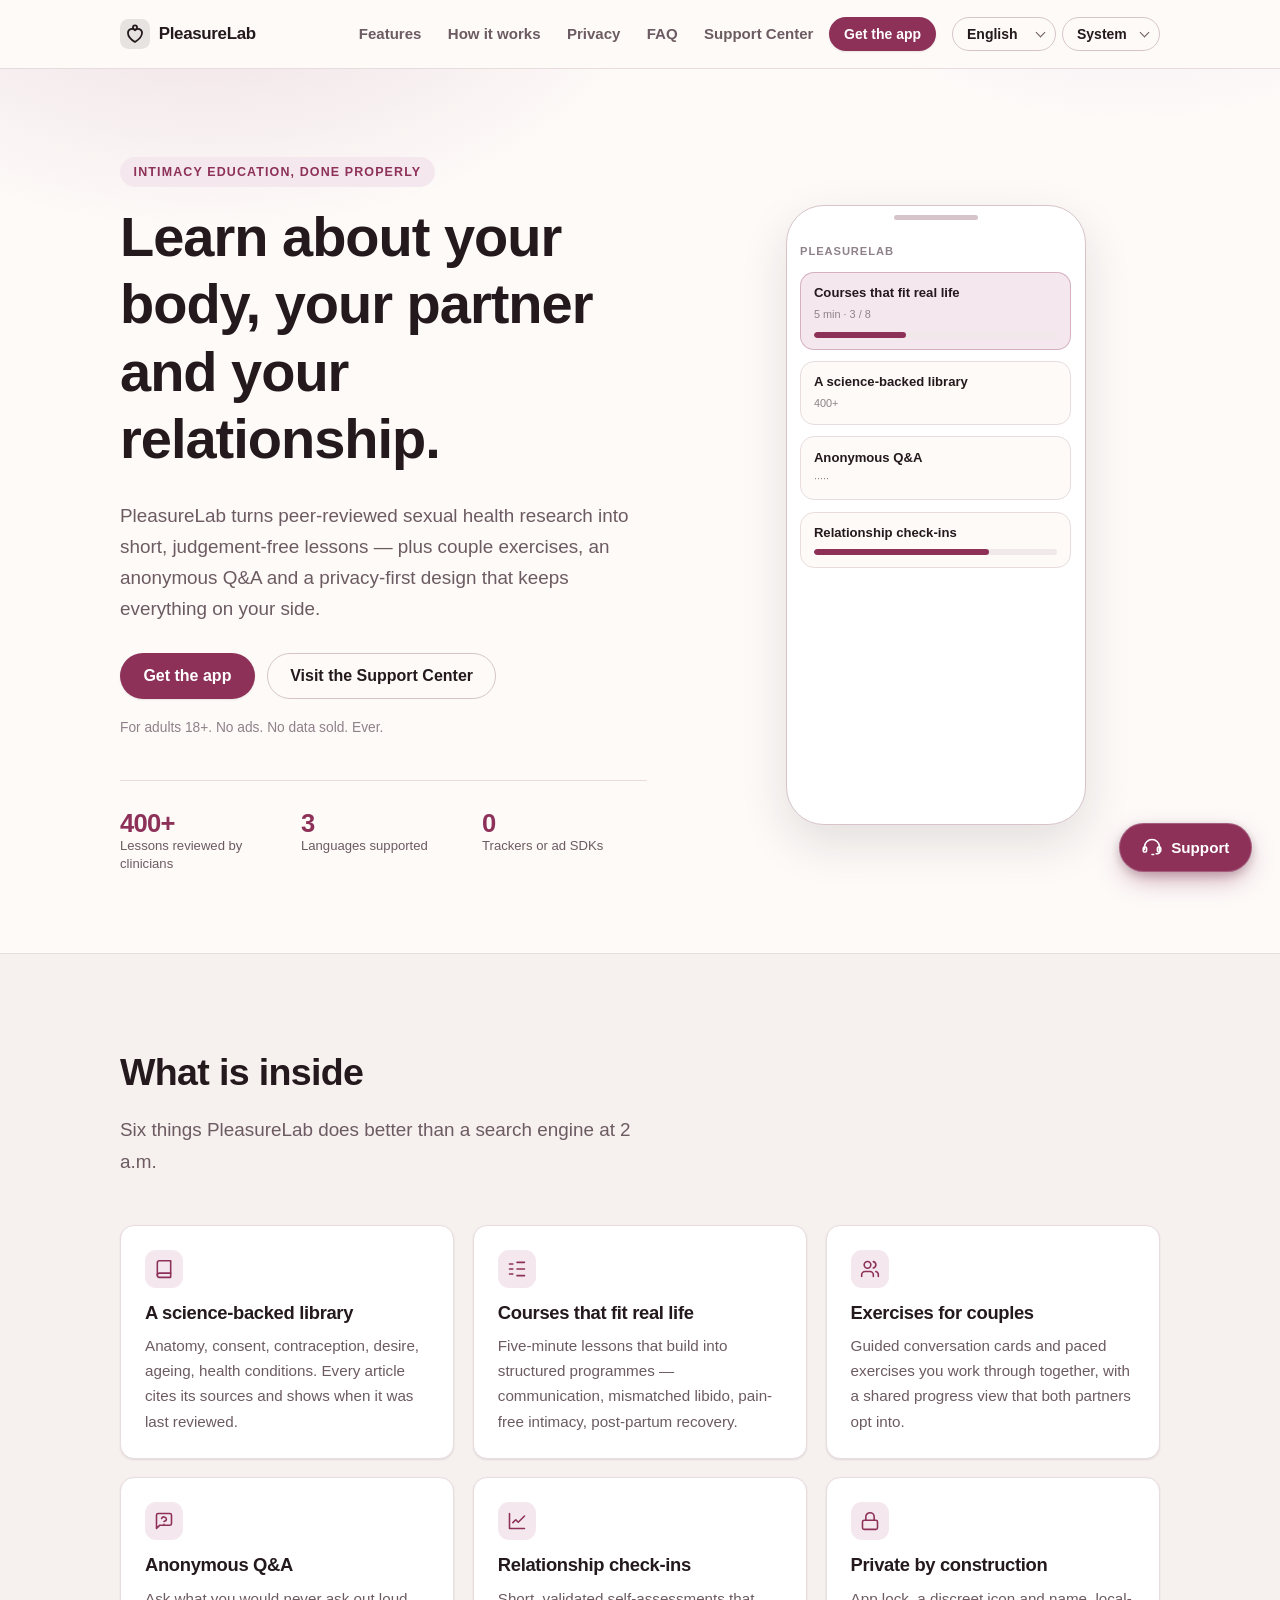
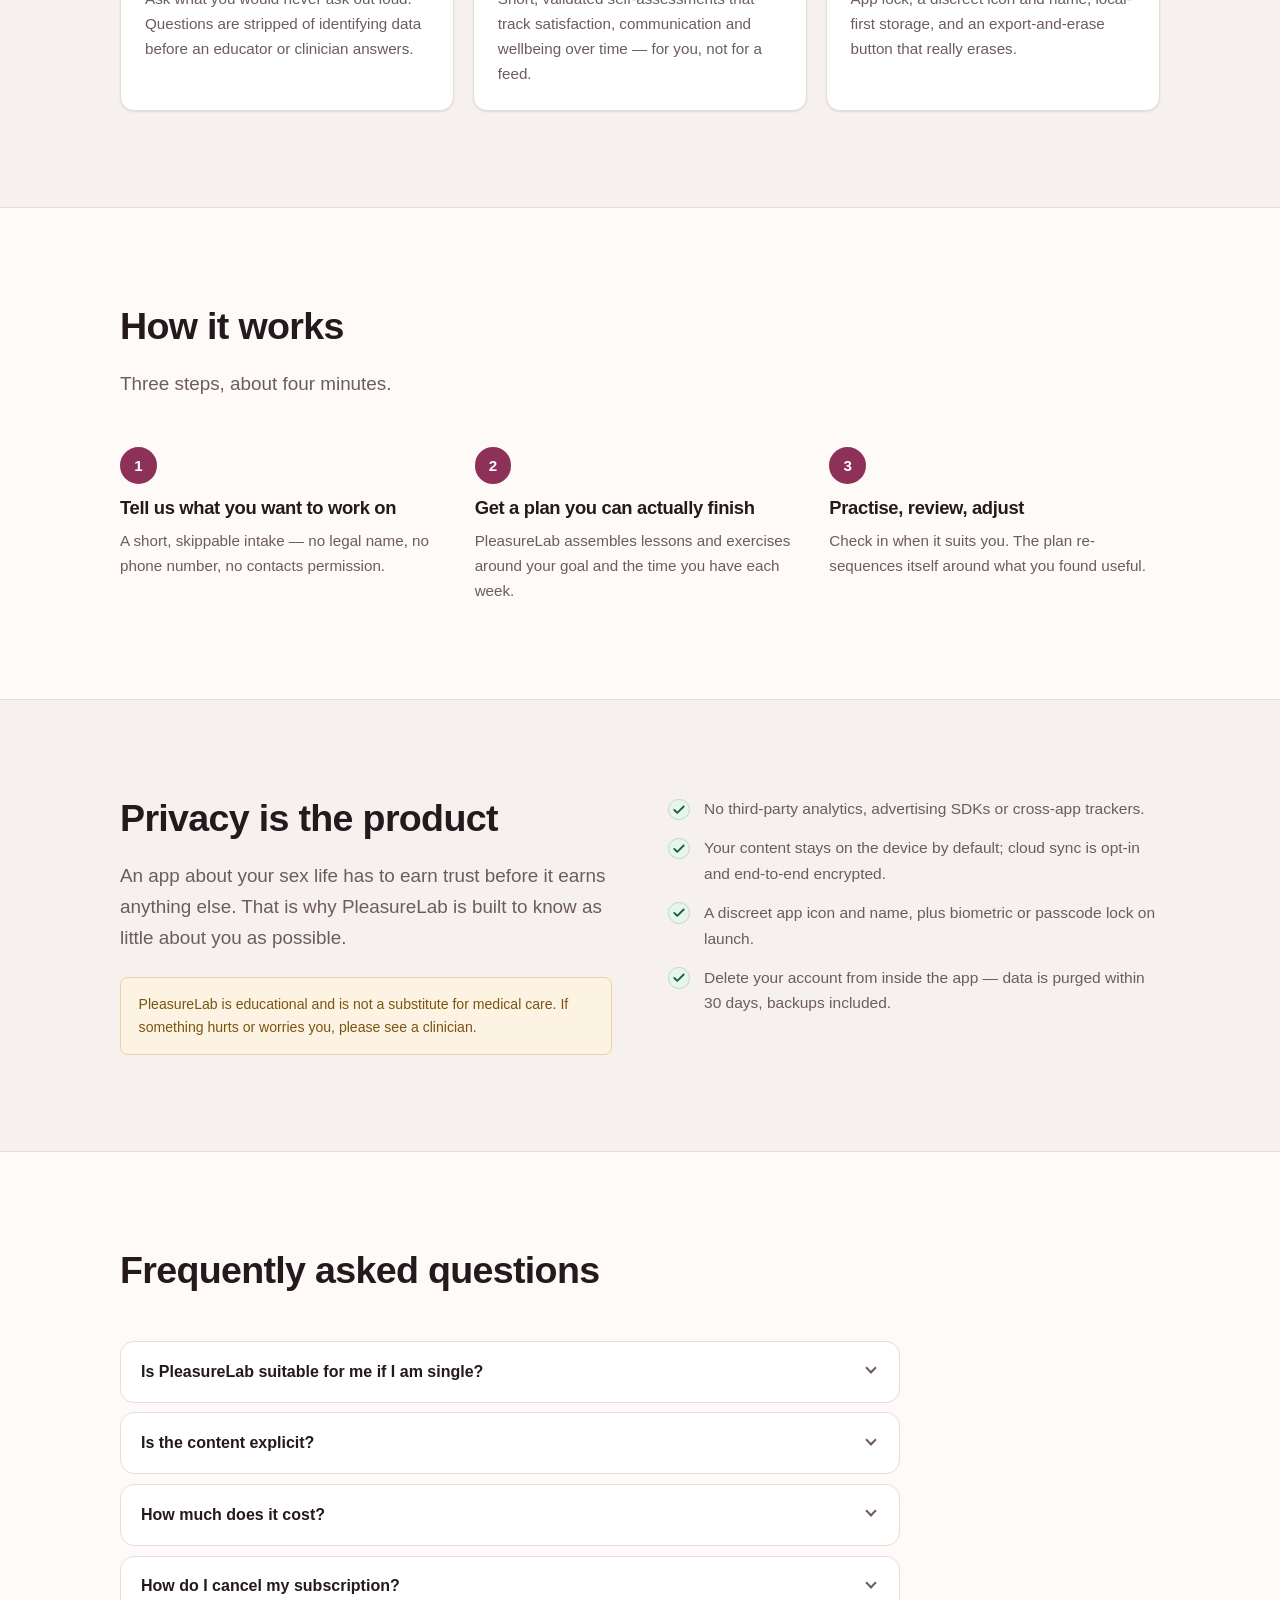
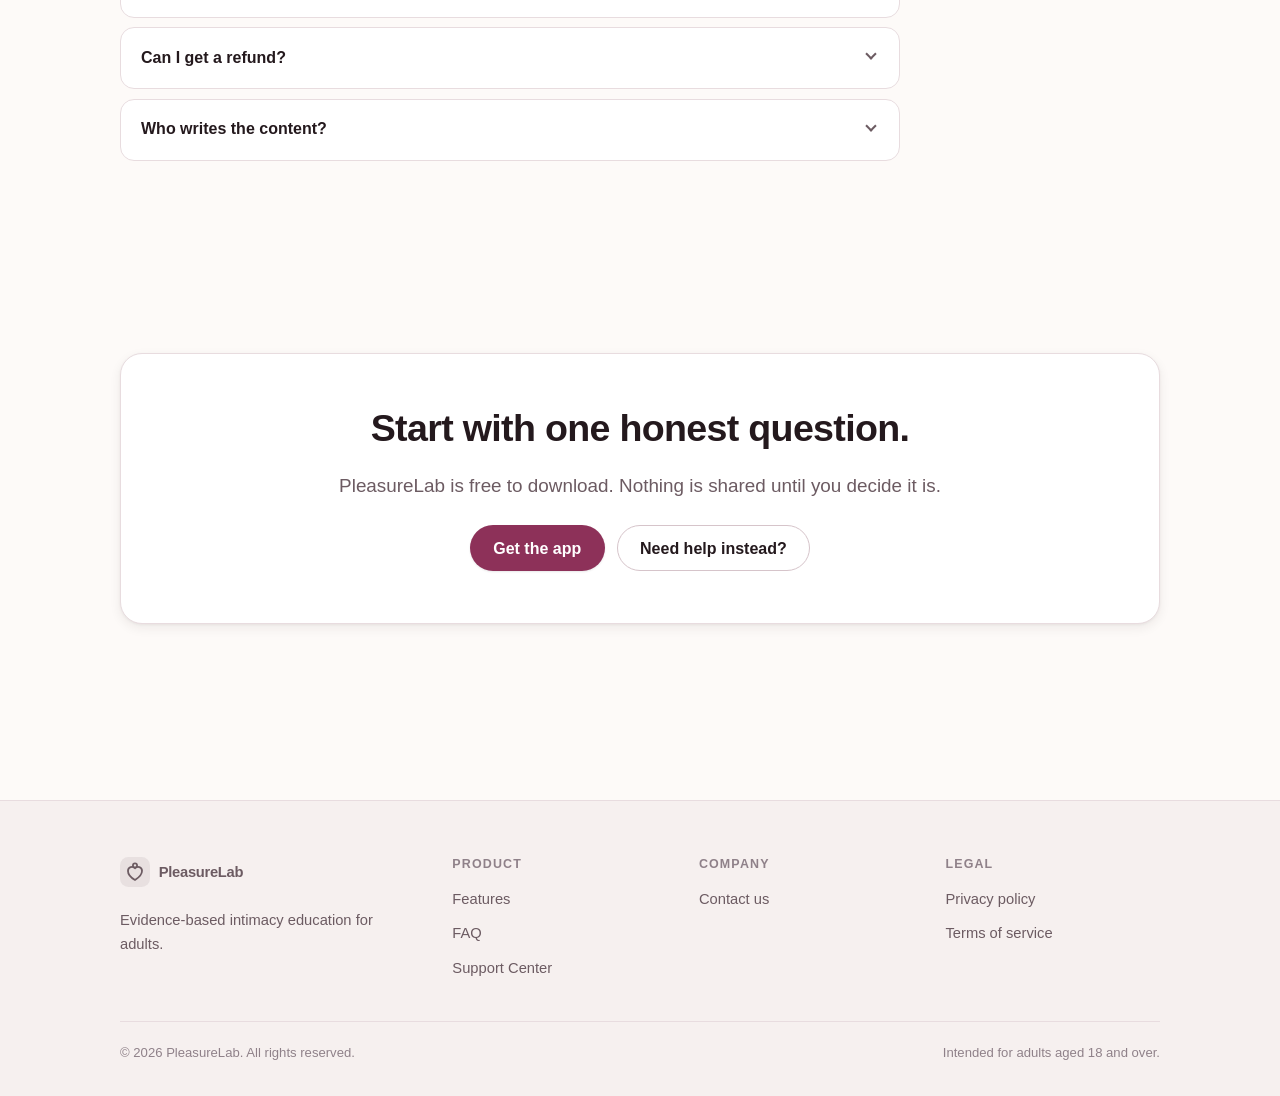
<file: index.html>
<!doctype html>
<html lang="en" data-page="home">
  <head>
    <meta charset="utf-8" />
    <meta name="viewport" content="width=device-width, initial-scale=1" />
    <title>PleasureLab — Evidence-based intimacy education</title>
    <meta
      name="description"
      content="PleasureLab is a private, science-backed app for learning about sexual wellness, intimacy and healthy relationships."
    />
    <meta name="theme-color" content="#fdfaf8" media="(prefers-color-scheme: light)" />
    <meta name="theme-color" content="#161013" media="(prefers-color-scheme: dark)" />
    <meta name="rating" content="adult" />
    <meta property="og:type" content="website" />
    <meta property="og:site_name" content="PleasureLab" />
    <meta property="og:title" content="PleasureLab — Evidence-based intimacy education" />
    <meta
      property="og:description"
      content="PleasureLab is a private, science-backed app for learning about sexual wellness, intimacy and healthy relationships."
    />
    <meta property="og:locale" content="en" />
    <meta property="og:locale:alternate" content="ja" />
    <meta property="og:locale:alternate" content="zh_Hant" />

    <link rel="alternate" hreflang="en" href="./?lang=en" />
    <link rel="alternate" hreflang="ja" href="./?lang=ja" />
    <link rel="alternate" hreflang="zh-Hant" href="./?lang=zh-Hant" />
    <link rel="alternate" hreflang="x-default" href="./" />

    <link rel="icon" href="assets/img/favicon.svg" type="image/svg+xml" />
    <link rel="stylesheet" href="assets/css/main.css" />

    <script>
      // Applied before first paint so a dark-mode reader never sees a white flash.
      (function () {
        try {
          var t = localStorage.getItem('pl.theme');
          if (t === 'light' || t === 'dark') document.documentElement.setAttribute('data-theme', t);
        } catch (e) {}
      })();
    </script>
  </head>

  <body>
    <a class="skip-link" href="#main" data-i18n="common.skipToContent">Skip to content</a>

    <header class="site-header" data-header data-open="false">
      <div class="wrap site-header__inner">
        <a class="brand" href="./">
          <svg class="brand__mark" viewBox="0 0 32 32" aria-hidden="true">
            <rect width="32" height="32" rx="9" fill="currentColor" opacity=".1" />
            <path
              d="M16 24.5s-7.5-4.6-7.5-9.7A4.3 4.3 0 0 1 16 12a4.3 4.3 0 0 1 7.5 2.8c0 5.1-7.5 9.7-7.5 9.7Z"
              fill="none"
              stroke="currentColor"
              stroke-width="1.9"
              stroke-linejoin="round"
            />
            <circle cx="16" cy="9" r="2.2" fill="none" stroke="currentColor" stroke-width="1.9" />
          </svg>
          <span>PleasureLab</span>
        </a>

        <button
          class="btn btn--ghost btn--sm nav-toggle"
          type="button"
          data-nav-toggle
          aria-expanded="false"
          aria-controls="site-nav"
          aria-label="Menu"
        >
          <svg width="18" height="18" viewBox="0 0 24 24" fill="none" stroke="currentColor" stroke-width="2" stroke-linecap="round" aria-hidden="true">
            <path d="M4 6h16M4 12h16M4 18h16" />
          </svg>
        </button>

        <nav class="site-nav" id="site-nav" aria-label="Main">
          <a class="site-nav__link" href="#features" data-i18n="nav.features">Features</a>
          <a class="site-nav__link" href="#how" data-i18n="nav.how">How it works</a>
          <a class="site-nav__link" href="#privacy" data-i18n="nav.privacy">Privacy</a>
          <a class="site-nav__link" href="#faq" data-i18n="nav.faq">FAQ</a>
          <a class="site-nav__link" href="support.html" data-i18n="nav.support">Support Center</a>
          <a class="btn btn--primary btn--sm" href="#get" data-i18n="nav.cta" data-store="ios">Get the app</a>
        </nav>

        <div class="header-tools">
          <span class="picker">
            <label class="visually-hidden" for="lang-select" data-i18n="common.language">Language</label>
            <select class="picker__select" id="lang-select" data-lang-picker></select>
          </span>
          <span class="picker">
            <label class="visually-hidden" for="theme-select" data-i18n="common.theme">Theme</label>
            <select class="picker__select" id="theme-select" data-theme-picker>
              <option value="system" data-i18n="common.themeSystem">System</option>
              <option value="light" data-i18n="common.themeLight">Light</option>
              <option value="dark" data-i18n="common.themeDark">Dark</option>
            </select>
          </span>
        </div>
      </div>
    </header>

    <main id="main">
      <!-- ------------------------------------------------------------ hero -->
      <section class="hero">
        <div class="wrap hero__inner">
          <div>
            <span class="eyebrow" data-i18n="hero.eyebrow">Intimacy education, done properly</span>
            <h1 class="hero__title" data-i18n="hero.title">
              Learn about your body, your partner and your relationship.
            </h1>
            <p class="lede" data-i18n="hero.subtitle">
              PleasureLab turns peer-reviewed sexual health research into short, judgement-free
              lessons.
            </p>

            <div class="hero__actions">
              <a class="btn btn--primary" href="#get" data-i18n="hero.ctaPrimary" data-store="ios">Get the app</a>
              <a class="btn btn--ghost" href="support.html" data-i18n="hero.ctaSecondary">
                Visit the Support Center
              </a>
            </div>
            <p class="hero__note" data-i18n="hero.note">For adults 18+. No ads. No data sold. Ever.</p>

            <div class="stats">
              <div class="stat">
                <div class="stat__value" data-i18n="hero.stat1Value">400+</div>
                <div class="stat__label" data-i18n="hero.stat1Label">Lessons reviewed by clinicians</div>
              </div>
              <div class="stat">
                <div class="stat__value" data-i18n="hero.stat2Value">3</div>
                <div class="stat__label" data-i18n="hero.stat2Label">Languages supported</div>
              </div>
              <div class="stat">
                <div class="stat__value" data-i18n="hero.stat3Value">0</div>
                <div class="stat__label" data-i18n="hero.stat3Label">Trackers or ad SDKs</div>
              </div>
            </div>
          </div>

          <div class="mock" aria-hidden="true">
            <div class="mock__head">PleasureLab</div>
            <div class="mock__card mock__card--accent">
              <div class="mock__title" data-i18n="features.f2Title">Courses that fit real life</div>
              <div class="mock__meta">5 min · 3 / 8</div>
              <div class="mock__bar"><i style="width: 38%"></i></div>
            </div>
            <div class="mock__card">
              <div class="mock__title" data-i18n="features.f1Title">A science-backed library</div>
              <div class="mock__meta">400+</div>
            </div>
            <div class="mock__card">
              <div class="mock__title" data-i18n="features.f4Title">Anonymous Q&amp;A</div>
              <div class="mock__meta">·····</div>
            </div>
            <div class="mock__card">
              <div class="mock__title" data-i18n="features.f5Title">Relationship check-ins</div>
              <div class="mock__bar"><i style="width: 72%"></i></div>
            </div>
          </div>
        </div>
      </section>

      <!-- -------------------------------------------------------- features -->
      <section class="section section--sunken" id="features">
        <div class="wrap">
          <div class="section-head">
            <h2 data-i18n="features.title">What is inside</h2>
            <p class="lede" data-i18n="features.subtitle">
              Six things PleasureLab does better than a search engine at 2 a.m.
            </p>
          </div>

          <div class="grid">
            <article class="card">
              <div class="card__icon">
                <svg viewBox="0 0 24 24" fill="none" stroke="currentColor" stroke-width="1.9" stroke-linecap="round" stroke-linejoin="round" aria-hidden="true">
                  <path d="M4 19.5A2.5 2.5 0 0 1 6.5 17H20" />
                  <path d="M6.5 2H20v20H6.5A2.5 2.5 0 0 1 4 19.5v-15A2.5 2.5 0 0 1 6.5 2Z" />
                </svg>
              </div>
              <h3 data-i18n="features.f1Title">A science-backed library</h3>
              <p data-i18n="features.f1Body">Anatomy, consent, contraception, desire, ageing.</p>
            </article>

            <article class="card">
              <div class="card__icon">
                <svg viewBox="0 0 24 24" fill="none" stroke="currentColor" stroke-width="1.9" stroke-linecap="round" stroke-linejoin="round" aria-hidden="true">
                  <path d="M12 20h9" />
                  <path d="M3 6h4M3 12h4M3 18h4" />
                  <path d="M12 4h9M12 12h9" />
                </svg>
              </div>
              <h3 data-i18n="features.f2Title">Courses that fit real life</h3>
              <p data-i18n="features.f2Body">Five-minute lessons that build into programmes.</p>
            </article>

            <article class="card">
              <div class="card__icon">
                <svg viewBox="0 0 24 24" fill="none" stroke="currentColor" stroke-width="1.9" stroke-linecap="round" stroke-linejoin="round" aria-hidden="true">
                  <path d="M16 21v-2a4 4 0 0 0-4-4H6a4 4 0 0 0-4 4v2" />
                  <circle cx="9" cy="7" r="4" />
                  <path d="M22 21v-2a4 4 0 0 0-3-3.87M16 3.13a4 4 0 0 1 0 7.75" />
                </svg>
              </div>
              <h3 data-i18n="features.f3Title">Exercises for couples</h3>
              <p data-i18n="features.f3Body">Guided conversation cards and paced exercises.</p>
            </article>

            <article class="card">
              <div class="card__icon">
                <svg viewBox="0 0 24 24" fill="none" stroke="currentColor" stroke-width="1.9" stroke-linecap="round" stroke-linejoin="round" aria-hidden="true">
                  <path d="M21 15a2 2 0 0 1-2 2H7l-4 4V5a2 2 0 0 1 2-2h14a2 2 0 0 1 2 2Z" />
                  <path d="M9.1 9a3 3 0 0 1 5.8 1c0 2-3 2.5-3 2.5" />
                  <path d="M12 16h.01" />
                </svg>
              </div>
              <h3 data-i18n="features.f4Title">Anonymous Q&amp;A</h3>
              <p data-i18n="features.f4Body">Ask what you would never ask out loud.</p>
            </article>

            <article class="card">
              <div class="card__icon">
                <svg viewBox="0 0 24 24" fill="none" stroke="currentColor" stroke-width="1.9" stroke-linecap="round" stroke-linejoin="round" aria-hidden="true">
                  <path d="M3 3v18h18" />
                  <path d="m7 14 3.5-3.5 3 3L21 6" />
                </svg>
              </div>
              <h3 data-i18n="features.f5Title">Relationship check-ins</h3>
              <p data-i18n="features.f5Body">Short, validated self-assessments over time.</p>
            </article>

            <article class="card">
              <div class="card__icon">
                <svg viewBox="0 0 24 24" fill="none" stroke="currentColor" stroke-width="1.9" stroke-linecap="round" stroke-linejoin="round" aria-hidden="true">
                  <rect x="3" y="11" width="18" height="11" rx="2" />
                  <path d="M7 11V7a5 5 0 0 1 10 0v4" />
                </svg>
              </div>
              <h3 data-i18n="features.f6Title">Private by construction</h3>
              <p data-i18n="features.f6Body">App lock, discreet icon, local-first storage.</p>
            </article>
          </div>
        </div>
      </section>

      <!-- ------------------------------------------------------------- how -->
      <section class="section" id="how">
        <div class="wrap">
          <div class="section-head">
            <h2 data-i18n="how.title">How it works</h2>
            <p class="lede" data-i18n="how.subtitle">Three steps, about four minutes.</p>
          </div>

          <div class="steps">
            <div class="step">
              <h3 data-i18n="how.s1Title">Tell us what you want to work on</h3>
              <p data-i18n="how.s1Body">A short, skippable intake.</p>
            </div>
            <div class="step">
              <h3 data-i18n="how.s2Title">Get a plan you can actually finish</h3>
              <p data-i18n="how.s2Body">Lessons and exercises around your goal.</p>
            </div>
            <div class="step">
              <h3 data-i18n="how.s3Title">Practise, review, adjust</h3>
              <p data-i18n="how.s3Body">The plan re-sequences itself.</p>
            </div>
          </div>
        </div>
      </section>

      <!-- --------------------------------------------------------- privacy -->
      <section class="section section--sunken" id="privacy">
        <div class="wrap split">
          <div>
            <h2 data-i18n="privacy.title">Privacy is the product</h2>
            <p class="lede" data-i18n="privacy.body">
              An app about your sex life has to earn trust before it earns anything else.
            </p>
            <div class="note">
              <p data-i18n="privacy.note">
                PleasureLab is educational and is not a substitute for medical care.
              </p>
            </div>
          </div>

          <ul class="checklist">
            <li data-i18n="privacy.p1">No third-party analytics or trackers.</li>
            <li data-i18n="privacy.p2">Your content stays on the device by default.</li>
            <li data-i18n="privacy.p3">Discreet icon plus biometric lock.</li>
            <li data-i18n="privacy.p4">Delete your account from inside the app.</li>
          </ul>
        </div>
      </section>

      <!-- ------------------------------------------------------------- FAQ -->
      <section class="section" id="faq">
        <div class="wrap">
          <div class="section-head">
            <h2 data-i18n="faq.title">Frequently asked questions</h2>
          </div>

          <div class="faq">
            <details>
              <summary data-i18n="faq.q1">Is PleasureLab suitable for me if I am single?</summary>
              <p data-i18n="faq.a1">Yes.</p>
            </details>
            <details>
              <summary data-i18n="faq.q2">Is the content explicit?</summary>
              <p data-i18n="faq.a2">It is frank and anatomically accurate.</p>
            </details>
            <details>
              <summary data-i18n="faq.q3">How much does it cost?</summary>
              <p data-i18n="faq.a3">A substantial part of the library is free.</p>
            </details>
            <details>
              <summary data-i18n="faq.q4">How do I cancel my subscription?</summary>
              <p data-i18n="faq.a4">Open the Support Center.</p>
            </details>
            <details>
              <summary data-i18n="faq.q5">Can I get a refund?</summary>
              <p data-i18n="faq.a5">Yes, within 14 days of the charge.</p>
            </details>
            <details>
              <summary data-i18n="faq.q6">Who writes the content?</summary>
              <p data-i18n="faq.a6">Sex educators, physiotherapists, GPs and psychologists.</p>
            </details>
          </div>
        </div>
      </section>

      <!-- ------------------------------------------------------------- CTA -->
      <section class="section" id="get">
        <div class="wrap">
          <div class="cta-band">
            <h2 data-i18n="cta.title">Start with one honest question.</h2>
            <p class="lede" data-i18n="cta.body">PleasureLab is free to download.</p>
            <div class="cta-band__actions">
              <a class="btn btn--primary" href="#" data-store="ios" data-i18n="cta.button">Get the app</a>
              <a class="btn btn--ghost" href="support.html" data-i18n="cta.support">Need help instead?</a>
            </div>
          </div>
        </div>
      </section>
    </main>

    <footer class="site-footer">
      <div class="wrap">
        <div class="footer-grid">
          <div class="footer-col">
            <a class="brand" href="./">
              <svg class="brand__mark" viewBox="0 0 32 32" aria-hidden="true">
                <rect width="32" height="32" rx="9" fill="currentColor" opacity=".1" />
                <path
                  d="M16 24.5s-7.5-4.6-7.5-9.7A4.3 4.3 0 0 1 16 12a4.3 4.3 0 0 1 7.5 2.8c0 5.1-7.5 9.7-7.5 9.7Z"
                  fill="none"
                  stroke="currentColor"
                  stroke-width="1.9"
                  stroke-linejoin="round"
                />
                <circle cx="16" cy="9" r="2.2" fill="none" stroke="currentColor" stroke-width="1.9" />
              </svg>
              <span>PleasureLab</span>
            </a>
            <p class="footer-tagline" data-i18n="footer.tagline">
              Evidence-based intimacy education for adults.
            </p>
          </div>

          <div class="footer-col">
            <h4 data-i18n="footer.product">Product</h4>
            <ul>
              <li><a href="#features" data-i18n="footer.features">Features</a></li>
              <li><a href="#faq" data-i18n="footer.faq">FAQ</a></li>
              <li><a href="support.html" data-i18n="footer.support">Support Center</a></li>
            </ul>
          </div>

          <div class="footer-col">
            <h4 data-i18n="footer.company">Company</h4>
            <ul>
              <li><a href="#" data-support-email data-i18n="footer.contact">Contact us</a></li>
            </ul>
          </div>

          <div class="footer-col">
            <h4 data-i18n="footer.legal">Legal</h4>
            <ul>
              <li><a href="#" data-i18n="footer.privacyPolicy">Privacy policy</a></li>
              <li><a href="#" data-i18n="footer.terms">Terms of service</a></li>
            </ul>
          </div>
        </div>

        <div class="footer-bottom">
          <span>© <span id="year">2026</span> PleasureLab. <span data-i18n="footer.rights">All rights reserved.</span></span>
          <span data-i18n="footer.adult">Intended for adults aged 18 and over.</span>
        </div>
      </div>
    </footer>

    <!-- Floating route to the Support Center, present on every screen size. -->
    <a
      class="support-fab"
      href="support.html"
      data-i18n-aria-label="nav.support"
      data-i18n-title="nav.support"
      aria-label="Support Center"
    >
      <svg
        class="support-fab__icon"
        viewBox="0 0 24 24"
        fill="none"
        stroke="currentColor"
        stroke-width="1.9"
        stroke-linecap="round"
        stroke-linejoin="round"
        aria-hidden="true"
      >
        <path d="M3 12a9 9 0 0 1 18 0v6a2 2 0 0 1-2 2h-2" />
        <path d="M3 15v-3M21 15v-3" />
        <rect x="1.5" y="12" width="4" height="6" rx="1.6" />
        <rect x="18.5" y="12" width="4" height="6" rx="1.6" />
        <path d="M12 21h2" />
      </svg>
      <span class="support-fab__label" data-i18n="nav.supportShort">Support</span>
    </a>

    <script src="assets/js/config.js" defer></script>
    <script src="assets/js/i18n.js" defer></script>
    <script src="assets/js/main.js" defer></script>
    <script defer>
      document.addEventListener('DOMContentLoaded', function () {
        document.getElementById('year').textContent = String(new Date().getFullYear());
      });
    </script>
  </body>
</html>
</file>
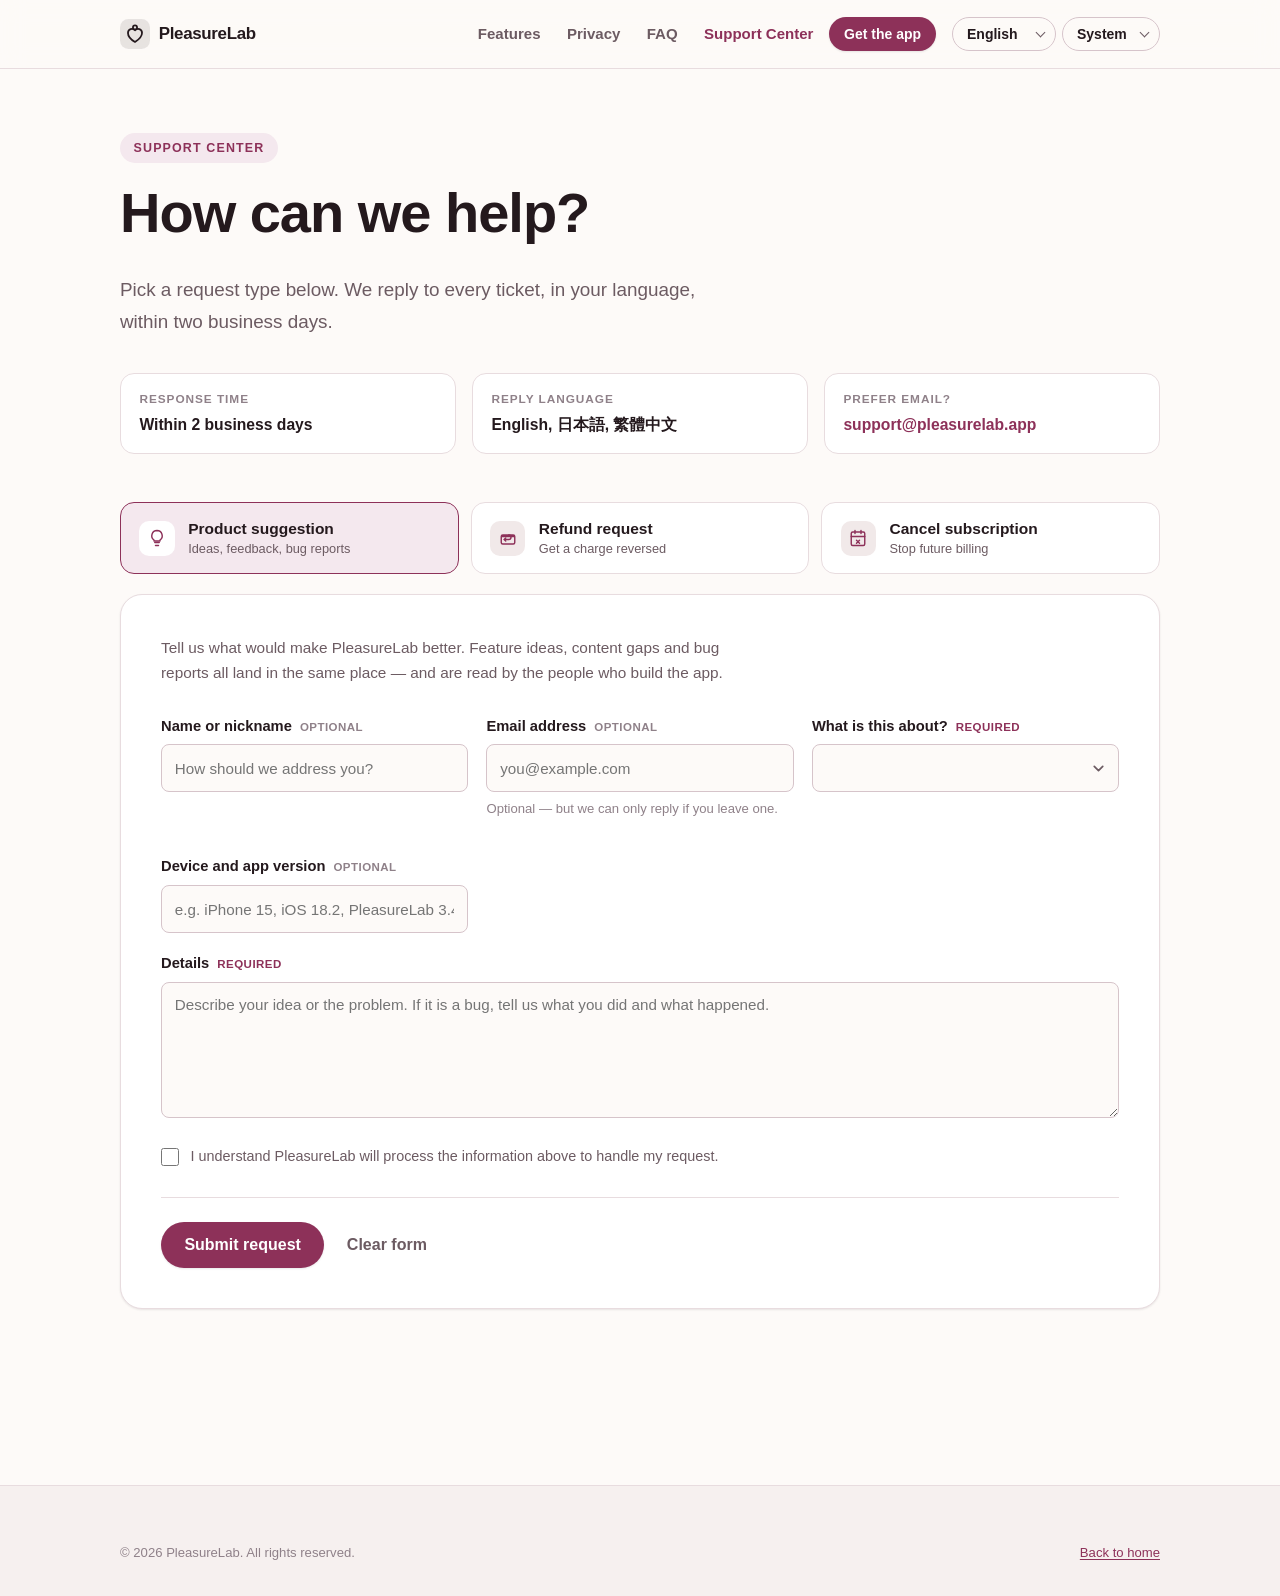
<file: support.html>
<!doctype html>
<html lang="en" data-page="support">
  <head>
    <meta charset="utf-8" />
    <meta name="viewport" content="width=device-width, initial-scale=1" />
    <title>Support Center — PleasureLab</title>
    <meta
      name="description"
      content="Submit a product suggestion, request a refund, or cancel your subscription. The PleasureLab team replies within 2 business days."
    />
    <meta name="theme-color" content="#fdfaf8" media="(prefers-color-scheme: light)" />
    <meta name="theme-color" content="#161013" media="(prefers-color-scheme: dark)" />
    <meta name="robots" content="index,follow" />
    <meta property="og:type" content="website" />
    <meta property="og:site_name" content="PleasureLab" />
    <meta property="og:title" content="Support Center — PleasureLab" />
    <meta property="og:description" content="Product suggestions, refunds and subscription cancellations." />
    <meta property="og:locale" content="en" />

    <link rel="alternate" hreflang="en" href="./support.html?lang=en" />
    <link rel="alternate" hreflang="ja" href="./support.html?lang=ja" />
    <link rel="alternate" hreflang="zh-Hant" href="./support.html?lang=zh-Hant" />
    <link rel="alternate" hreflang="x-default" href="./support.html" />

    <link rel="icon" href="assets/img/favicon.svg" type="image/svg+xml" />
    <link rel="stylesheet" href="assets/css/main.css" />

    <script>
      (function () {
        try {
          var t = localStorage.getItem('pl.theme');
          if (t === 'light' || t === 'dark') document.documentElement.setAttribute('data-theme', t);
        } catch (e) {}
      })();
    </script>
  </head>

  <body>
    <a class="skip-link" href="#main" data-i18n="common.skipToContent">Skip to content</a>

    <header class="site-header" data-header data-open="false">
      <div class="wrap site-header__inner">
        <a class="brand" href="./">
          <svg class="brand__mark" viewBox="0 0 32 32" aria-hidden="true">
            <rect width="32" height="32" rx="9" fill="currentColor" opacity=".1" />
            <path
              d="M16 24.5s-7.5-4.6-7.5-9.7A4.3 4.3 0 0 1 16 12a4.3 4.3 0 0 1 7.5 2.8c0 5.1-7.5 9.7-7.5 9.7Z"
              fill="none"
              stroke="currentColor"
              stroke-width="1.9"
              stroke-linejoin="round"
            />
            <circle cx="16" cy="9" r="2.2" fill="none" stroke="currentColor" stroke-width="1.9" />
          </svg>
          <span>PleasureLab</span>
        </a>

        <button
          class="btn btn--ghost btn--sm nav-toggle"
          type="button"
          data-nav-toggle
          aria-expanded="false"
          aria-controls="site-nav"
          aria-label="Menu"
        >
          <svg width="18" height="18" viewBox="0 0 24 24" fill="none" stroke="currentColor" stroke-width="2" stroke-linecap="round" aria-hidden="true">
            <path d="M4 6h16M4 12h16M4 18h16" />
          </svg>
        </button>

        <nav class="site-nav" id="site-nav" aria-label="Main">
          <a class="site-nav__link" href="index.html#features" data-i18n="nav.features">Features</a>
          <a class="site-nav__link" href="index.html#privacy" data-i18n="nav.privacy">Privacy</a>
          <a class="site-nav__link" href="index.html#faq" data-i18n="nav.faq">FAQ</a>
          <a class="site-nav__link" href="support.html" aria-current="page" data-i18n="nav.support">Support Center</a>
          <a class="btn btn--primary btn--sm" href="index.html#get" data-store="ios" data-i18n="nav.cta">Get the app</a>
        </nav>

        <div class="header-tools">
          <span class="picker">
            <label class="visually-hidden" for="lang-select" data-i18n="common.language">Language</label>
            <select class="picker__select" id="lang-select" data-lang-picker></select>
          </span>
          <span class="picker">
            <label class="visually-hidden" for="theme-select" data-i18n="common.theme">Theme</label>
            <select class="picker__select" id="theme-select" data-theme-picker>
              <option value="system" data-i18n="common.themeSystem">System</option>
              <option value="light" data-i18n="common.themeLight">Light</option>
              <option value="dark" data-i18n="common.themeDark">Dark</option>
            </select>
          </span>
        </div>
      </div>
    </header>

    <main id="main">
      <section class="support-hero">
        <div class="wrap">
          <span class="eyebrow" data-i18n="support.eyebrow">Support Center</span>
          <h1 data-i18n="support.title">How can we help?</h1>
          <p class="lede" data-i18n="support.subtitle">Pick a request type below.</p>

          <div class="info-row">
            <div class="info-card">
              <div class="info-card__label" data-i18n="support.slaTitle">Response time</div>
              <div class="info-card__value" data-i18n="support.slaBody">Within 2 business days</div>
            </div>
            <div class="info-card">
              <div class="info-card__label" data-i18n="support.langTitle">Reply language</div>
              <div class="info-card__value" data-i18n="support.langBody">English, 日本語, 繁體中文</div>
            </div>
            <div class="info-card">
              <div class="info-card__label" data-i18n="support.emailTitle">Prefer email?</div>
              <div class="info-card__value">
                <a href="#" data-support-email data-support-email-text>support@pleasurelab.app</a>
              </div>
            </div>
          </div>
        </div>
      </section>

      <section class="section" style="padding-top: 0">
        <div class="wrap">
          <!-- ------------------------------------------------------- tabs -->
          <div class="tabs" role="tablist" aria-label="Request type">
            <button class="tab" type="button" role="tab" data-tab="suggestion" aria-selected="true" aria-controls="panel-suggestion" id="tab-suggestion">
              <span class="tab__icon">
                <svg viewBox="0 0 24 24" fill="none" stroke="currentColor" stroke-width="1.9" stroke-linecap="round" stroke-linejoin="round" aria-hidden="true">
                  <path d="M9 18h6M10 22h4" />
                  <path d="M12 2a7 7 0 0 0-4 12.7V16h8v-1.3A7 7 0 0 0 12 2Z" />
                </svg>
              </span>
              <span>
                <span class="tab__title" data-i18n="support.tabSuggestion">Product suggestion</span>
                <span class="tab__hint" data-i18n="support.tabSuggestionHint">Ideas, feedback, bug reports</span>
              </span>
            </button>

            <button class="tab" type="button" role="tab" data-tab="refund" aria-selected="false" aria-controls="panel-refund" id="tab-refund">
              <span class="tab__icon">
                <svg viewBox="0 0 24 24" fill="none" stroke="currentColor" stroke-width="1.9" stroke-linecap="round" stroke-linejoin="round" aria-hidden="true">
                  <path d="M3 10h18M3 10a2 2 0 0 1 2-2h14a2 2 0 0 1 2 2M3 10v8a2 2 0 0 0 2 2h14a2 2 0 0 0 2-2v-8" />
                  <path d="m9 16-2-2 2-2" />
                  <path d="M7 14h6a3 3 0 0 0 0-6" />
                </svg>
              </span>
              <span>
                <span class="tab__title" data-i18n="support.tabRefund">Refund request</span>
                <span class="tab__hint" data-i18n="support.tabRefundHint">Get a charge reversed</span>
              </span>
            </button>

            <button class="tab" type="button" role="tab" data-tab="cancel" aria-selected="false" aria-controls="panel-cancel" id="tab-cancel">
              <span class="tab__icon">
                <svg viewBox="0 0 24 24" fill="none" stroke="currentColor" stroke-width="1.9" stroke-linecap="round" stroke-linejoin="round" aria-hidden="true">
                  <path d="M8 2v4M16 2v4M3 10h18" />
                  <rect x="3" y="4" width="18" height="18" rx="2" />
                  <path d="m10 15 4 4M14 15l-4 4" />
                </svg>
              </span>
              <span>
                <span class="tab__title" data-i18n="support.tabCancel">Cancel subscription</span>
                <span class="tab__hint" data-i18n="support.tabCancelHint">Stop future billing</span>
              </span>
            </button>
          </div>

          <!-- ================================================ SUGGESTION == -->
          <div class="panel" role="tabpanel" id="panel-suggestion" aria-labelledby="tab-suggestion" data-type="suggestion" hidden>
            <div class="alert alert--error" data-form-alert hidden role="alert">
              <p data-form-alert-text></p>
            </div>

            <div data-form-wrap>
              <p class="panel__intro" data-i18n="support.sugIntro">Tell us what would make PleasureLab better.</p>

              <form novalidate autocomplete="on">
                <div class="hp-field" aria-hidden="true">
                  <label>Leave this empty<input type="text" name="_hp" tabindex="-1" autocomplete="off" /></label>
                </div>

                <div class="field-grid">
                  <div class="field">
                    <label class="field__label" for="sug-name">
                      <span data-i18n="support.name">Name or nickname</span>
                      <span class="field__flag" data-i18n="common.optional">Optional</span>
                    </label>
                    <input class="input" type="text" id="sug-name" name="name" autocomplete="nickname"
                      data-summary="support.name" data-i18n-placeholder="support.namePlaceholder" />
                    <p class="field__error" data-error></p>
                  </div>

                  <div class="field">
                    <label class="field__label" for="sug-email">
                      <span data-i18n="support.email">Email address</span>
                      <span class="field__flag" data-i18n="common.optional">Optional</span>
                    </label>
                    <input class="input" type="email" id="sug-email" name="email" autocomplete="email"
                      data-summary="support.email" data-i18n-placeholder="support.emailPlaceholder" />
                    <p class="field__help" data-i18n="support.emailHelpOptional">Optional — but we can only reply if you leave one.</p>
                    <p class="field__error" data-error></p>
                  </div>

                  <div class="field">
                    <label class="field__label" for="sug-category">
                      <span data-i18n="support.sugCategory">What is this about?</span>
                      <span class="field__flag field__flag--required" data-i18n="common.required">Required</span>
                    </label>
                    <select class="select" id="sug-category" name="category" required data-summary="support.sugCategory">
                      <option value=""></option>
                      <option value="feature" data-i18n="support.sugCatFeature">A feature idea</option>
                      <option value="content" data-i18n="support.sugCatContent">Content or a lesson</option>
                      <option value="bug" data-i18n="support.sugCatBug">Something is broken</option>
                      <option value="ux" data-i18n="support.sugCatUx">Design or usability</option>
                      <option value="other" data-i18n="support.sugCatOther">Something else</option>
                    </select>
                    <p class="field__error" data-error></p>
                  </div>

                  <div class="field">
                    <label class="field__label" for="sug-device">
                      <span data-i18n="support.sugDevice">Device and app version</span>
                      <span class="field__flag" data-i18n="common.optional">Optional</span>
                    </label>
                    <input class="input" type="text" id="sug-device" name="device"
                      data-summary="support.sugDevice" data-i18n-placeholder="support.sugDevicePlaceholder" />
                    <p class="field__error" data-error></p>
                  </div>

                  <div class="field field--wide">
                    <label class="field__label" for="sug-message">
                      <span data-i18n="support.message">Details</span>
                      <span class="field__flag field__flag--required" data-i18n="common.required">Required</span>
                    </label>
                    <textarea class="textarea" id="sug-message" name="message" required
                      data-summary="support.message" data-i18n-placeholder="support.sugMessagePlaceholder"></textarea>
                    <p class="field__error" data-error></p>
                  </div>

                  <div class="field field--wide">
                    <label class="check" for="sug-consent">
                      <input type="checkbox" id="sug-consent" name="consent" required data-summary="support.consentLabel" data-summary-quiet />
                      <span data-i18n="support.consentLabel">I understand PleasureLab will process the information above.</span>
                    </label>
                    <p class="field__error" data-error></p>
                  </div>
                </div>

                <div class="form-actions">
                  <button class="btn btn--primary" type="submit" data-submit>
                    <span data-submit-label data-i18n="support.submit">Submit request</span>
                  </button>
                  <button class="btn btn--quiet" type="button" data-clear data-i18n="support.clear">Clear form</button>
                </div>
              </form>
            </div>

            <div class="result" data-result hidden>
              <div class="result__badge">
                <svg viewBox="0 0 24 24" fill="none" stroke="currentColor" stroke-width="2.6" stroke-linecap="round" stroke-linejoin="round" aria-hidden="true">
                  <path d="M20 6 9 17l-5-5" />
                </svg>
              </div>
              <h2 data-i18n="support.okTitle">Thank you — your request is in.</h2>
              <p data-result-body></p>
              <div class="ticket">
                <span class="ticket__label" data-i18n="support.okTicket">Your ticket reference</span>
                <span class="ticket__code" data-ticket-code></span>
                <button class="btn btn--ghost btn--sm" type="button" data-copy-ticket data-i18n="support.okCopy">Copy reference</button>
              </div>
              <div>
                <button class="btn btn--quiet" type="button" data-another data-i18n="support.okAnother">Submit another request</button>
              </div>

              <div class="fallback" data-fallback hidden>
                <h3 data-i18n="support.fbTitle">Send this by email</h3>
                <p class="fallback__body" data-fallback-body></p>
                <pre class="fallback__pre" data-fallback-pre></pre>
                <div class="fallback__actions">
                  <button class="btn btn--primary btn--sm" type="button" data-mail-summary data-i18n="support.fbMail">Open email app</button>
                  <button class="btn btn--ghost btn--sm" type="button" data-copy-summary data-i18n="support.fbCopy">Copy summary</button>
                  <button class="btn btn--ghost btn--sm" type="button" data-download-summary data-i18n="support.fbDownload">Download summary</button>
                </div>
              </div>
            </div>
          </div>

          <!-- ==================================================== REFUND == -->
          <div class="panel" role="tabpanel" id="panel-refund" aria-labelledby="tab-refund" data-type="refund" hidden>
            <div class="alert alert--error" data-form-alert hidden role="alert">
              <p data-form-alert-text></p>
            </div>

            <div data-form-wrap>
              <p class="panel__intro" data-i18n="support.refIntro">Refunds are available within 14 days of the charge.</p>

              <form novalidate autocomplete="on">
                <div class="hp-field" aria-hidden="true">
                  <label>Leave this empty<input type="text" name="_hp" tabindex="-1" autocomplete="off" /></label>
                </div>

                <div class="field-grid">
                  <div class="field">
                    <label class="field__label" for="ref-email">
                      <span data-i18n="support.email">Email address</span>
                      <span class="field__flag field__flag--required" data-i18n="common.required">Required</span>
                    </label>
                    <input class="input" type="email" id="ref-email" name="email" required autocomplete="email"
                      data-summary="support.email" data-i18n-placeholder="support.emailPlaceholder" />
                    <p class="field__help" data-i18n="support.emailHelpRequired">This must be the email used for the purchase.</p>
                    <p class="field__error" data-error></p>
                  </div>

                  <div class="field">
                    <label class="field__label" for="ref-platform">
                      <span data-i18n="support.refPlatform">Where did you pay?</span>
                      <span class="field__flag field__flag--required" data-i18n="common.required">Required</span>
                    </label>
                    <select class="select" id="ref-platform" name="platform" required data-summary="support.refPlatform">
                      <option value=""></option>
                      <option value="apple" data-i18n="support.refPlatformApple">App Store (Apple)</option>
                      <option value="google" data-i18n="support.refPlatformGoogle">Google Play</option>
                      <option value="web" data-i18n="support.refPlatformWeb">Our website (card)</option>
                      <option value="other" data-i18n="support.refPlatformOther">Somewhere else</option>
                    </select>
                    <p class="field__error" data-error></p>
                  </div>

                  <div class="field">
                    <label class="field__label" for="ref-order">
                      <span data-i18n="support.refOrderId">Order or transaction ID</span>
                      <span class="field__flag" data-i18n="common.optional">Optional</span>
                    </label>
                    <input class="input" type="text" id="ref-order" name="order_id"
                      data-summary="support.refOrderId" data-i18n-placeholder="support.refOrderPlaceholder" />
                    <p class="field__error" data-error></p>
                  </div>

                  <div class="field">
                    <label class="field__label" for="ref-amount">
                      <span data-i18n="support.refAmount">Amount charged</span>
                      <span class="field__flag" data-i18n="common.optional">Optional</span>
                    </label>
                    <input class="input" type="text" id="ref-amount" name="amount" inputmode="decimal"
                      data-summary="support.refAmount" data-i18n-placeholder="support.refAmountPlaceholder" />
                    <p class="field__error" data-error></p>
                  </div>

                  <div class="field">
                    <label class="field__label" for="ref-date">
                      <span data-i18n="support.refDate">Date of the charge</span>
                      <span class="field__flag" data-i18n="common.optional">Optional</span>
                    </label>
                    <input class="input" type="date" id="ref-date" name="charged_at" data-summary="support.refDate" />
                    <p class="field__error" data-error></p>
                  </div>

                  <div class="field">
                    <label class="field__label" for="ref-reason">
                      <span data-i18n="support.refReason">Why are you requesting a refund?</span>
                      <span class="field__flag field__flag--required" data-i18n="common.required">Required</span>
                    </label>
                    <select class="select" id="ref-reason" name="reason" required data-summary="support.refReason">
                      <option value=""></option>
                      <option value="accidental" data-i18n="support.refReasonAccident">I did not mean to buy it</option>
                      <option value="duplicate" data-i18n="support.refReasonDuplicate">I was charged twice</option>
                      <option value="unauthorized" data-i18n="support.refReasonUnauthorized">I did not authorise this charge</option>
                      <option value="expectation" data-i18n="support.refReasonExpectation">The app is not what I expected</option>
                      <option value="technical" data-i18n="support.refReasonTechnical">Technical problems</option>
                      <option value="other" data-i18n="support.refReasonOther">Another reason</option>
                    </select>
                    <p class="field__error" data-error></p>
                  </div>

                  <!-- billing screenshot -->
                  <div class="field field--wide upload-field">
                    <span class="field__label">
                      <span data-i18n="support.uploadLabel">Billing screenshot</span>
                      <span class="field__flag field__flag--required" data-i18n="common.required">Required</span>
                    </span>

                    <div class="upload">
                      <svg class="upload__icon" viewBox="0 0 24 24" fill="none" stroke="currentColor" stroke-width="1.7" stroke-linecap="round" stroke-linejoin="round" aria-hidden="true">
                        <rect x="3" y="3" width="18" height="18" rx="2" />
                        <circle cx="9" cy="9" r="2" />
                        <path d="m21 15-4.5-4.5L7 21" />
                      </svg>
                      <button class="btn btn--ghost btn--sm" type="button" data-upload-chooser data-i18n="support.uploadCta">Choose a file</button>
                      <p class="upload__drop" data-i18n="support.uploadDrop">or drag it here</p>
                      <input class="upload__input" type="file" id="ref-file" name="screenshot_name"
                        data-require-file data-summary="support.uploadLabel"
                        aria-label="Billing screenshot" />
                    </div>

                    <div class="preview" data-preview hidden>
                      <img class="preview__thumb" alt="" data-preview-thumb />
                      <div>
                        <div class="preview__name" data-preview-name></div>
                        <div class="preview__size" data-preview-size></div>
                      </div>
                      <div class="preview__actions">
                        <button class="btn btn--ghost btn--sm" type="button" data-upload-replace data-i18n="support.uploadReplace">Replace</button>
                        <button class="btn btn--quiet btn--sm" type="button" data-upload-remove data-i18n="support.uploadRemove">Remove</button>
                      </div>
                    </div>

                    <p class="field__help" data-upload-help></p>
                    <p class="field__error" data-error></p>
                    <p class="alert alert--tip" data-i18n="support.uploadRedactTip">Hide anything you do not want us to see.</p>
                  </div>

                  <div class="field field--wide">
                    <label class="field__label" for="ref-message">
                      <span data-i18n="support.message">Details</span>
                      <span class="field__flag" data-i18n="common.optional">Optional</span>
                    </label>
                    <textarea class="textarea" id="ref-message" name="message"
                      data-summary="support.message" data-i18n-placeholder="support.refMessagePlaceholder"></textarea>
                    <p class="field__error" data-error></p>
                  </div>

                  <div class="field field--wide">
                    <p class="alert alert--warn" data-i18n="support.refNote" style="margin-bottom: 0">
                      Purchases made through the App Store or Google Play are refunded by the platform.
                    </p>
                  </div>

                  <div class="field field--wide">
                    <label class="check" for="ref-consent">
                      <input type="checkbox" id="ref-consent" name="consent" required data-summary="support.consentLabel" data-summary-quiet />
                      <span data-i18n="support.consentLabel">I understand PleasureLab will process the information above.</span>
                    </label>
                    <p class="field__error" data-error></p>
                  </div>
                </div>

                <div class="form-actions">
                  <button class="btn btn--primary" type="submit" data-submit>
                    <span data-submit-label data-i18n="support.submit">Submit request</span>
                  </button>
                  <button class="btn btn--quiet" type="button" data-clear data-i18n="support.clear">Clear form</button>
                </div>
              </form>
            </div>

            <div class="result" data-result hidden>
              <div class="result__badge">
                <svg viewBox="0 0 24 24" fill="none" stroke="currentColor" stroke-width="2.6" stroke-linecap="round" stroke-linejoin="round" aria-hidden="true">
                  <path d="M20 6 9 17l-5-5" />
                </svg>
              </div>
              <h2 data-i18n="support.okTitle">Thank you — your request is in.</h2>
              <p data-result-body></p>
              <div class="ticket">
                <span class="ticket__label" data-i18n="support.okTicket">Your ticket reference</span>
                <span class="ticket__code" data-ticket-code></span>
                <button class="btn btn--ghost btn--sm" type="button" data-copy-ticket data-i18n="support.okCopy">Copy reference</button>
              </div>

              <div class="next-steps">
                <h3 class="next-steps__title">
                  <svg viewBox="0 0 24 24" fill="none" stroke="currentColor" stroke-width="2" stroke-linecap="round" stroke-linejoin="round" aria-hidden="true">
                    <circle cx="12" cy="12" r="9" />
                    <path d="M12 7v5l3 2" />
                  </svg>
                  <span data-i18n="support.nextTitle">What happens next</span>
                </h3>
                <ol>
                  <li data-i18n="support.nextRef1"></li>
                  <li data-i18n="support.nextRef2"></li>
                  <li data-i18n="support.nextRef3"></li>
                </ol>
              </div>
              <div>
                <button class="btn btn--quiet" type="button" data-another data-i18n="support.okAnother">Submit another request</button>
              </div>

              <div class="fallback" data-fallback hidden>
                <h3 data-i18n="support.fbTitle">Send this by email</h3>
                <p class="fallback__body" data-fallback-body></p>
                <pre class="fallback__pre" data-fallback-pre></pre>
                <div class="fallback__actions">
                  <button class="btn btn--primary btn--sm" type="button" data-mail-summary data-i18n="support.fbMail">Open email app</button>
                  <button class="btn btn--ghost btn--sm" type="button" data-copy-summary data-i18n="support.fbCopy">Copy summary</button>
                  <button class="btn btn--ghost btn--sm" type="button" data-download-summary data-i18n="support.fbDownload">Download summary</button>
                </div>
                <p class="field__help" data-i18n="support.fbAttach" style="margin-top: 0.75rem">
                  Remember to attach the screenshot.
                </p>
              </div>
            </div>
          </div>

          <!-- ==================================================== CANCEL == -->
          <div class="panel" role="tabpanel" id="panel-cancel" aria-labelledby="tab-cancel" data-type="cancel" hidden>
            <div class="alert alert--error" data-form-alert hidden role="alert">
              <p data-form-alert-text></p>
            </div>

            <div data-form-wrap>
              <p class="panel__intro" data-i18n="support.canIntro">Cancelling stops all future charges.</p>

              <form novalidate autocomplete="on">
                <div class="hp-field" aria-hidden="true">
                  <label>Leave this empty<input type="text" name="_hp" tabindex="-1" autocomplete="off" /></label>
                </div>

                <div class="field-grid">
                  <div class="field">
                    <label class="field__label" for="can-email">
                      <span data-i18n="support.email">Email address</span>
                      <span class="field__flag field__flag--required" data-i18n="common.required">Required</span>
                    </label>
                    <input class="input" type="email" id="can-email" name="email" required autocomplete="email"
                      data-summary="support.email" data-i18n-placeholder="support.emailPlaceholder" />
                    <p class="field__help" data-i18n="support.emailHelpRequired">This must be the email used for the purchase.</p>
                    <p class="field__error" data-error></p>
                  </div>

                  <div class="field">
                    <label class="field__label" for="can-plan">
                      <span data-i18n="support.canPlan">Which plan are you on?</span>
                      <span class="field__flag field__flag--required" data-i18n="common.required">Required</span>
                    </label>
                    <select class="select" id="can-plan" name="plan" required data-summary="support.canPlan">
                      <option value=""></option>
                      <option value="monthly" data-i18n="support.canPlanMonthly">Plus — monthly</option>
                      <option value="yearly" data-i18n="support.canPlanYearly">Plus — yearly</option>
                      <option value="trial" data-i18n="support.canPlanTrial">Free trial</option>
                      <option value="unknown" data-i18n="support.canPlanUnknown">I am not sure</option>
                    </select>
                    <p class="field__error" data-error></p>
                  </div>

                  <div class="field">
                    <label class="field__label" for="can-platform">
                      <span data-i18n="support.refPlatform">Where did you pay?</span>
                      <span class="field__flag field__flag--required" data-i18n="common.required">Required</span>
                    </label>
                    <select class="select" id="can-platform" name="platform" required data-summary="support.refPlatform">
                      <option value=""></option>
                      <option value="apple" data-i18n="support.refPlatformApple">App Store (Apple)</option>
                      <option value="google" data-i18n="support.refPlatformGoogle">Google Play</option>
                      <option value="web" data-i18n="support.refPlatformWeb">Our website (card)</option>
                      <option value="other" data-i18n="support.refPlatformOther">Somewhere else</option>
                    </select>
                    <p class="field__error" data-error></p>
                  </div>

                  <div class="field">
                    <label class="field__label" for="can-reason">
                      <span data-i18n="support.canReason">Why are you leaving?</span>
                      <span class="field__flag field__flag--required" data-i18n="common.required">Required</span>
                    </label>
                    <select class="select" id="can-reason" name="reason" required data-summary="support.canReason">
                      <option value=""></option>
                      <option value="price" data-i18n="support.canReasonPrice">Too expensive</option>
                      <option value="usage" data-i18n="support.canReasonUsage">I do not use it enough</option>
                      <option value="content" data-i18n="support.canReasonContent">The content was not right for me</option>
                      <option value="technical" data-i18n="support.canReasonTechnical">Technical problems</option>
                      <option value="done" data-i18n="support.canReasonDone">I got what I came for</option>
                      <option value="other" data-i18n="support.canReasonOther">Another reason</option>
                    </select>
                    <p class="field__error" data-error></p>
                  </div>

                  <!-- billing screenshot -->
                  <div class="field field--wide upload-field">
                    <span class="field__label">
                      <span data-i18n="support.uploadLabel">Billing screenshot</span>
                      <span class="field__flag field__flag--required" data-i18n="common.required">Required</span>
                    </span>

                    <div class="upload">
                      <svg class="upload__icon" viewBox="0 0 24 24" fill="none" stroke="currentColor" stroke-width="1.7" stroke-linecap="round" stroke-linejoin="round" aria-hidden="true">
                        <rect x="3" y="3" width="18" height="18" rx="2" />
                        <circle cx="9" cy="9" r="2" />
                        <path d="m21 15-4.5-4.5L7 21" />
                      </svg>
                      <button class="btn btn--ghost btn--sm" type="button" data-upload-chooser data-i18n="support.uploadCta">Choose a file</button>
                      <p class="upload__drop" data-i18n="support.uploadDrop">or drag it here</p>
                      <input class="upload__input" type="file" id="can-file" name="screenshot_name"
                        data-require-file data-summary="support.uploadLabel"
                        aria-label="Billing screenshot" />
                    </div>

                    <div class="preview" data-preview hidden>
                      <img class="preview__thumb" alt="" data-preview-thumb />
                      <div>
                        <div class="preview__name" data-preview-name></div>
                        <div class="preview__size" data-preview-size></div>
                      </div>
                      <div class="preview__actions">
                        <button class="btn btn--ghost btn--sm" type="button" data-upload-replace data-i18n="support.uploadReplace">Replace</button>
                        <button class="btn btn--quiet btn--sm" type="button" data-upload-remove data-i18n="support.uploadRemove">Remove</button>
                      </div>
                    </div>

                    <p class="field__help" data-upload-help></p>
                    <p class="field__error" data-error></p>
                    <p class="alert alert--tip" data-i18n="support.uploadRedactTip">Hide anything you do not want us to see.</p>
                  </div>

                  <div class="field field--wide">
                    <label class="field__label" for="can-message">
                      <span data-i18n="support.message">Details</span>
                      <span class="field__flag" data-i18n="common.optional">Optional</span>
                    </label>
                    <textarea class="textarea" id="can-message" name="message"
                      data-summary="support.message" data-i18n-placeholder="support.canMessagePlaceholder"></textarea>
                    <p class="field__error" data-error></p>
                  </div>

                  <div class="field field--wide">
                    <label class="check" for="can-delete">
                      <input type="checkbox" id="can-delete" name="delete_account" data-summary="support.canDeleteLabel" />
                      <span>
                        <span data-i18n="support.canDeleteLabel">Also delete my account and all my data</span>
                        <span class="check__help" data-i18n="support.canDeleteHelp">This is permanent and cannot be undone.</span>
                      </span>
                    </label>
                    <p class="field__error" data-error></p>
                  </div>

                  <div class="field field--wide">
                    <p class="alert alert--warn" data-i18n="support.canNote" style="margin-bottom: 0">
                      You can also cancel yourself in your App Store or Google Play settings.
                    </p>
                  </div>

                  <div class="field field--wide">
                    <label class="check" for="can-consent">
                      <input type="checkbox" id="can-consent" name="consent" required data-summary="support.consentLabel" data-summary-quiet />
                      <span data-i18n="support.consentLabel">I understand PleasureLab will process the information above.</span>
                    </label>
                    <p class="field__error" data-error></p>
                  </div>
                </div>

                <div class="form-actions">
                  <button class="btn btn--primary" type="submit" data-submit>
                    <span data-submit-label data-i18n="support.submit">Submit request</span>
                  </button>
                  <button class="btn btn--quiet" type="button" data-clear data-i18n="support.clear">Clear form</button>
                </div>
              </form>
            </div>

            <div class="result" data-result hidden>
              <div class="result__badge">
                <svg viewBox="0 0 24 24" fill="none" stroke="currentColor" stroke-width="2.6" stroke-linecap="round" stroke-linejoin="round" aria-hidden="true">
                  <path d="M20 6 9 17l-5-5" />
                </svg>
              </div>
              <h2 data-i18n="support.okTitle">Thank you — your request is in.</h2>
              <p data-result-body></p>
              <div class="ticket">
                <span class="ticket__label" data-i18n="support.okTicket">Your ticket reference</span>
                <span class="ticket__code" data-ticket-code></span>
                <button class="btn btn--ghost btn--sm" type="button" data-copy-ticket data-i18n="support.okCopy">Copy reference</button>
              </div>

              <div class="next-steps">
                <h3 class="next-steps__title">
                  <svg viewBox="0 0 24 24" fill="none" stroke="currentColor" stroke-width="2" stroke-linecap="round" stroke-linejoin="round" aria-hidden="true">
                    <circle cx="12" cy="12" r="9" />
                    <path d="M12 7v5l3 2" />
                  </svg>
                  <span data-i18n="support.nextTitle">What happens next</span>
                </h3>
                <ol>
                  <li data-i18n="support.nextCan1"></li>
                  <li data-i18n="support.nextCan2"></li>
                  <li data-i18n="support.nextCan3"></li>
                </ol>
              </div>
              <div>
                <button class="btn btn--quiet" type="button" data-another data-i18n="support.okAnother">Submit another request</button>
              </div>

              <div class="fallback" data-fallback hidden>
                <h3 data-i18n="support.fbTitle">Send this by email</h3>
                <p class="fallback__body" data-fallback-body></p>
                <pre class="fallback__pre" data-fallback-pre></pre>
                <div class="fallback__actions">
                  <button class="btn btn--primary btn--sm" type="button" data-mail-summary data-i18n="support.fbMail">Open email app</button>
                  <button class="btn btn--ghost btn--sm" type="button" data-copy-summary data-i18n="support.fbCopy">Copy summary</button>
                  <button class="btn btn--ghost btn--sm" type="button" data-download-summary data-i18n="support.fbDownload">Download summary</button>
                </div>
                <p class="field__help" data-i18n="support.fbAttach" style="margin-top: 0.75rem">
                  Remember to attach the screenshot.
                </p>
              </div>
            </div>
          </div>
        </div>
      </section>
    </main>

    <footer class="site-footer">
      <div class="wrap">
        <div class="footer-bottom" style="margin-top: 0; border-top: 0; padding-top: 0">
          <span>© <span id="year">2026</span> PleasureLab. <span data-i18n="footer.rights">All rights reserved.</span></span>
          <span><a href="./" data-i18n="common.backHome">Back to home</a></span>
        </div>
      </div>
    </footer>

    <script src="assets/js/config.js" defer></script>
    <script src="assets/js/i18n.js" defer></script>
    <script src="assets/js/main.js" defer></script>
    <script src="assets/js/support.js" defer></script>
    <script defer>
      document.addEventListener('DOMContentLoaded', function () {
        document.getElementById('year').textContent = String(new Date().getFullYear());
      });
    </script>
  </body>
</html>
</file>
<file: assets/css/main.css>
/*!
 * PleasureLab — marketing site + support center
 * No framework, no build step. Design tokens first, then layout.
 */

/* ---------------------------------------------------------------- tokens */

:root {
  color-scheme: light;

  --plum-50: #fbf6f8;
  --plum-100: #f4e8ee;
  --plum-200: #e6cddb;
  --plum-500: #a63f6c;
  --plum-600: #8d3159;
  --plum-700: #6f2445;

  --bg: #fdfaf8;
  --bg-raised: #ffffff;
  --bg-sunken: #f6f0ef;
  --bg-inset: #f1e9e9;

  --text: #24191d;
  --text-muted: #6c5b62;
  --text-faint: #8f8189;

  --accent: var(--plum-600);
  --accent-hover: var(--plum-700);
  --accent-soft: var(--plum-100);
  --accent-on: #ffffff;

  --border: #e8dcdf;
  --border-strong: #d6c4ca;
  --focus: #7b4dd8;

  --ok-bg: #e8f5ec;
  --ok-border: #b6ddc3;
  --ok-text: #1d6136;

  --warn-bg: #fdf3e3;
  --warn-border: #ecd3a3;
  --warn-text: #7a5410;

  --err-bg: #fdeceb;
  --err-border: #f0bdb8;
  --err-text: #a32d22;

  --shadow-sm: 0 1px 2px rgba(36, 25, 29, 0.06), 0 1px 3px rgba(36, 25, 29, 0.04);
  --shadow-md: 0 4px 12px rgba(36, 25, 29, 0.07), 0 1px 3px rgba(36, 25, 29, 0.05);
  --shadow-lg: 0 18px 48px rgba(36, 25, 29, 0.12);

  --radius-sm: 8px;
  --radius: 14px;
  --radius-lg: 22px;

  --maxw: 1120px;
  --gutter: clamp(1.25rem, 4vw, 2.5rem);

  --font-sans: "Inter", -apple-system, BlinkMacSystemFont, "Segoe UI", "Noto Sans",
    "Hiragino Sans", "Hiragino Kaku Gothic ProN", "Yu Gothic", Meiryo,
    "PingFang TC", "Noto Sans CJK TC", "Microsoft JhengHei", "Helvetica Neue", Arial, sans-serif;
}

/* Dark palette: applied when the OS asks for it, unless the reader pinned light. */
@media (prefers-color-scheme: dark) {
  :root:not([data-theme="light"]) {
    color-scheme: dark;

    --bg: #161013;
    --bg-raised: #1f171c;
    --bg-sunken: #120d10;
    --bg-inset: #271d23;

    --text: #f4ecef;
    --text-muted: #bda9b3;
    --text-faint: #9a8791;

    --accent: #e58fb4;
    --accent-hover: #f2aac8;
    --accent-soft: #35222c;
    --accent-on: #23131b;

    --border: #33262c;
    --border-strong: #4a373f;
    --focus: #b79bff;

    --ok-bg: #16301f;
    --ok-border: #2f5c3f;
    --ok-text: #8fd8a8;

    --warn-bg: #33270f;
    --warn-border: #6a5320;
    --warn-text: #e9c574;

    --err-bg: #3a1a18;
    --err-border: #6e2f29;
    --err-text: #f0a49c;

    --shadow-sm: 0 1px 2px rgba(0, 0, 0, 0.4);
    --shadow-md: 0 4px 14px rgba(0, 0, 0, 0.45);
    --shadow-lg: 0 18px 48px rgba(0, 0, 0, 0.55);
  }
}

/* The reader's explicit choice wins in both directions. */
:root[data-theme="dark"] {
  color-scheme: dark;

  --bg: #161013;
  --bg-raised: #1f171c;
  --bg-sunken: #120d10;
  --bg-inset: #271d23;

  --text: #f4ecef;
  --text-muted: #bda9b3;
  --text-faint: #9a8791;

  --accent: #e58fb4;
  --accent-hover: #f2aac8;
  --accent-soft: #35222c;
  --accent-on: #23131b;

  --border: #33262c;
  --border-strong: #4a373f;
  --focus: #b79bff;

  --ok-bg: #16301f;
  --ok-border: #2f5c3f;
  --ok-text: #8fd8a8;

  --warn-bg: #33270f;
  --warn-border: #6a5320;
  --warn-text: #e9c574;

  --err-bg: #3a1a18;
  --err-border: #6e2f29;
  --err-text: #f0a49c;

  --shadow-sm: 0 1px 2px rgba(0, 0, 0, 0.4);
  --shadow-md: 0 4px 14px rgba(0, 0, 0, 0.45);
  --shadow-lg: 0 18px 48px rgba(0, 0, 0, 0.55);
}

/* ----------------------------------------------------------------- reset */

*,
*::before,
*::after {
  box-sizing: border-box;
}

html {
  -webkit-text-size-adjust: 100%;
  scroll-behavior: smooth;
}

@media (prefers-reduced-motion: reduce) {
  html {
    scroll-behavior: auto;
  }
  *,
  *::before,
  *::after {
    animation-duration: 0.01ms !important;
    transition-duration: 0.01ms !important;
  }
}

body {
  margin: 0;
  background: var(--bg);
  color: var(--text);
  font-family: var(--font-sans);
  font-size: 16px;
  line-height: 1.65;
  -webkit-font-smoothing: antialiased;
  text-rendering: optimizeLegibility;
}

img,
svg {
  max-width: 100%;
  display: block;
}

h1,
h2,
h3,
h4 {
  line-height: 1.2;
  margin: 0 0 0.5em;
  letter-spacing: -0.018em;
  font-weight: 680;
}

h1 {
  font-size: clamp(2.1rem, 1.4rem + 3vw, 3.5rem);
}
h2 {
  font-size: clamp(1.6rem, 1.2rem + 1.7vw, 2.35rem);
}
h3 {
  font-size: 1.15rem;
}

p {
  margin: 0 0 1rem;
}

a {
  color: var(--accent);
  text-decoration-thickness: 1px;
  text-underline-offset: 2px;
}

a:hover {
  color: var(--accent-hover);
}

:focus-visible {
  outline: 3px solid var(--focus);
  outline-offset: 2px;
  border-radius: 4px;
}

/* -------------------------------------------------------------- utilities */

.wrap {
  width: 100%;
  max-width: var(--maxw);
  margin-inline: auto;
  padding-inline: var(--gutter);
}

.section {
  padding-block: clamp(3.5rem, 8vw, 6rem);
}

.section--sunken {
  background: var(--bg-sunken);
  border-block: 1px solid var(--border);
}

.eyebrow {
  display: inline-block;
  font-size: 0.78rem;
  font-weight: 650;
  letter-spacing: 0.09em;
  text-transform: uppercase;
  color: var(--accent);
  background: var(--accent-soft);
  border-radius: 999px;
  padding: 0.3rem 0.85rem;
  margin-bottom: 1rem;
}

.lede {
  font-size: clamp(1.02rem, 0.98rem + 0.35vw, 1.18rem);
  color: var(--text-muted);
  max-width: 62ch;
}

.section-head {
  max-width: 60ch;
  margin-bottom: clamp(2rem, 4vw, 3rem);
}

.visually-hidden {
  position: absolute !important;
  width: 1px;
  height: 1px;
  padding: 0;
  margin: -1px;
  overflow: hidden;
  clip: rect(0 0 0 0);
  white-space: nowrap;
  border: 0;
}

.skip-link {
  position: absolute;
  left: 0.75rem;
  top: -4rem;
  z-index: 100;
  background: var(--accent);
  color: var(--accent-on);
  padding: 0.6rem 1rem;
  border-radius: var(--radius-sm);
  font-weight: 600;
  transition: top 0.15s ease;
}

.skip-link:focus {
  top: 0.75rem;
  color: var(--accent-on);
}

/* --------------------------------------------------------------- buttons */

.btn {
  display: inline-flex;
  align-items: center;
  justify-content: center;
  gap: 0.5rem;
  font: inherit;
  font-weight: 620;
  line-height: 1.2;
  padding: 0.8rem 1.4rem;
  border-radius: 999px;
  border: 1px solid transparent;
  cursor: pointer;
  text-decoration: none;
  transition: background-color 0.16s ease, border-color 0.16s ease, transform 0.16s ease,
    color 0.16s ease;
}

.btn:active {
  transform: translateY(1px);
}

.btn--primary {
  background: var(--accent);
  color: var(--accent-on);
  box-shadow: var(--shadow-sm);
}

.btn--primary:hover {
  background: var(--accent-hover);
  color: var(--accent-on);
}

.btn--ghost {
  background: transparent;
  color: var(--text);
  border-color: var(--border-strong);
}

.btn--ghost:hover {
  background: var(--bg-inset);
  color: var(--text);
}

.btn--quiet {
  background: transparent;
  color: var(--text-muted);
  border-color: transparent;
  padding-inline: 0.6rem;
  font-weight: 560;
}

.btn--quiet:hover {
  color: var(--text);
  background: var(--bg-inset);
}

.btn--block {
  width: 100%;
}

.btn[disabled],
.btn[aria-disabled="true"] {
  opacity: 0.6;
  cursor: not-allowed;
}

.btn--sm {
  padding: 0.45rem 0.9rem;
  font-size: 0.875rem;
}

/* ---------------------------------------------------------------- header */

.site-header {
  position: sticky;
  top: 0;
  z-index: 40;
  background: color-mix(in srgb, var(--bg) 88%, transparent);
  backdrop-filter: saturate(1.4) blur(12px);
  border-bottom: 1px solid var(--border);
}

.site-header__inner {
  display: flex;
  align-items: center;
  gap: 1rem;
  min-height: 68px;
}

.brand {
  display: inline-flex;
  align-items: center;
  gap: 0.55rem;
  font-weight: 700;
  font-size: 1.06rem;
  letter-spacing: -0.02em;
  color: var(--text);
  text-decoration: none;
  flex: none;
}

.brand:hover {
  color: var(--text);
}

.brand__mark {
  width: 30px;
  height: 30px;
  flex: none;
}

.site-nav {
  display: flex;
  align-items: center;
  gap: 0.25rem;
  margin-inline-start: auto;
}

.site-nav__link {
  color: var(--text-muted);
  text-decoration: none;
  font-weight: 560;
  font-size: 0.94rem;
  padding: 0.5rem 0.7rem;
  border-radius: var(--radius-sm);
  white-space: nowrap;
}

.site-nav__link:hover {
  color: var(--text);
  background: var(--bg-inset);
}

.site-nav__link[aria-current="page"] {
  color: var(--accent);
}

.header-tools {
  display: flex;
  align-items: center;
  gap: 0.4rem;
  flex: none;
}

.nav-toggle {
  display: none;
}

@media (max-width: 880px) {
  .site-nav {
    display: none;
    position: absolute;
    top: 100%;
    left: 0;
    right: 0;
    flex-direction: column;
    align-items: stretch;
    gap: 0;
    background: var(--bg-raised);
    border-bottom: 1px solid var(--border);
    box-shadow: var(--shadow-md);
    padding: 0.5rem var(--gutter) 1rem;
  }

  .site-header[data-open="true"] .site-nav {
    display: flex;
  }

  .site-nav__link {
    padding: 0.75rem 0.5rem;
    font-size: 1rem;
  }

  .site-nav .btn {
    margin-top: 0.5rem;
  }

  .nav-toggle {
    display: inline-flex;
    margin-inline-start: auto;
  }

  .header-tools {
    order: 3;
  }
}

/* Below ~560px the brand, the burger and both pickers no longer fit on one
   line, so the header wraps to two rows rather than pushing the page sideways. */
@media (max-width: 560px) {
  .site-header__inner {
    flex-wrap: wrap;
    min-height: 0;
    padding-block: 0.6rem;
    row-gap: 0.5rem;
  }

  .header-tools {
    width: 100%;
    gap: 0.5rem;
  }

  .header-tools .picker,
  .header-tools .picker__select {
    flex: 1 1 0;
    min-width: 0;
  }
}

/* ------------------------------------------------------- select controls */

.picker {
  position: relative;
  display: inline-flex;
  align-items: center;
}

.picker__select {
  appearance: none;
  font: inherit;
  font-size: 0.875rem;
  font-weight: 560;
  color: var(--text);
  background: transparent;
  border: 1px solid var(--border-strong);
  border-radius: 999px;
  padding: 0.42rem 2rem 0.42rem 0.85rem;
  cursor: pointer;
  line-height: 1.3;
}

.picker__select:hover {
  background: var(--bg-inset);
}

.picker::after {
  content: "";
  position: absolute;
  right: 0.75rem;
  width: 7px;
  height: 7px;
  border-right: 1.8px solid var(--text-muted);
  border-bottom: 1.8px solid var(--text-muted);
  transform: translateY(-2px) rotate(45deg);
  pointer-events: none;
}

.picker__select option {
  background: var(--bg-raised);
  color: var(--text);
}

/* ------------------------------------------------------------------ hero */

.hero {
  position: relative;
  overflow: hidden;
  padding-block: clamp(3rem, 7vw, 5.5rem) clamp(3rem, 7vw, 5rem);
}

.hero::before {
  content: "";
  position: absolute;
  inset: -30% -10% auto -10%;
  height: 70vh;
  background: radial-gradient(
      42rem 28rem at 22% 18%,
      color-mix(in srgb, var(--accent) 16%, transparent),
      transparent 70%
    ),
    radial-gradient(34rem 24rem at 82% 8%, color-mix(in srgb, var(--focus) 12%, transparent), transparent 70%);
  pointer-events: none;
  z-index: 0;
}

.hero__inner {
  position: relative;
  z-index: 1;
  display: grid;
  gap: clamp(2.5rem, 5vw, 4rem);
  grid-template-columns: minmax(0, 1.08fr) minmax(0, 0.92fr);
  align-items: center;
}

@media (max-width: 900px) {
  .hero__inner {
    grid-template-columns: minmax(0, 1fr);
  }
}

.hero__title {
  max-width: 18ch;
}

.hero__actions {
  display: flex;
  flex-wrap: wrap;
  gap: 0.75rem;
  margin-top: 1.75rem;
}

.hero__note {
  margin-top: 1.1rem;
  font-size: 0.86rem;
  color: var(--text-faint);
}

.stats {
  display: grid;
  grid-template-columns: repeat(3, minmax(0, 1fr));
  gap: 1rem;
  margin-top: 2.5rem;
  padding-top: 1.75rem;
  border-top: 1px solid var(--border);
}

.stat__value {
  font-size: 1.6rem;
  font-weight: 700;
  letter-spacing: -0.03em;
  color: var(--accent);
  line-height: 1.1;
}

.stat__label {
  font-size: 0.82rem;
  color: var(--text-muted);
  line-height: 1.4;
}

/* phone mock */

.mock {
  position: relative;
  margin-inline: auto;
  width: min(300px, 82%);
  aspect-ratio: 9 / 18.6;
  background: var(--bg-raised);
  border: 1px solid var(--border-strong);
  border-radius: 38px;
  box-shadow: var(--shadow-lg);
  padding: 0.85rem;
  display: flex;
  flex-direction: column;
  gap: 0.7rem;
  overflow: hidden;
}

.mock::before {
  content: "";
  position: absolute;
  top: 0.55rem;
  left: 50%;
  transform: translateX(-50%);
  width: 84px;
  height: 5px;
  border-radius: 999px;
  background: var(--border-strong);
}

.mock__head {
  margin-top: 1.4rem;
  font-size: 0.7rem;
  font-weight: 650;
  letter-spacing: 0.08em;
  text-transform: uppercase;
  color: var(--text-faint);
}

.mock__card {
  border: 1px solid var(--border);
  border-radius: var(--radius);
  padding: 0.7rem 0.8rem;
  background: var(--bg);
}

.mock__card--accent {
  background: var(--accent-soft);
  border-color: color-mix(in srgb, var(--accent) 30%, transparent);
}

.mock__title {
  font-size: 0.82rem;
  font-weight: 640;
  line-height: 1.35;
  margin-bottom: 0.25rem;
}

.mock__meta {
  font-size: 0.68rem;
  color: var(--text-faint);
}

.mock__bar {
  height: 6px;
  border-radius: 999px;
  background: var(--bg-inset);
  overflow: hidden;
  margin-top: 0.5rem;
}

.mock__bar > i {
  display: block;
  height: 100%;
  background: var(--accent);
  border-radius: 999px;
}

/* ----------------------------------------------------------- card grids */

.grid {
  display: grid;
  gap: 1.15rem;
  grid-template-columns: repeat(auto-fit, minmax(min(100%, 270px), 1fr));
}

.card {
  background: var(--bg-raised);
  border: 1px solid var(--border);
  border-radius: var(--radius);
  padding: 1.5rem;
  box-shadow: var(--shadow-sm);
}

.card__icon {
  width: 38px;
  height: 38px;
  border-radius: 11px;
  display: grid;
  place-items: center;
  background: var(--accent-soft);
  color: var(--accent);
  margin-bottom: 0.9rem;
}

.card__icon svg {
  width: 20px;
  height: 20px;
}

.card p {
  color: var(--text-muted);
  font-size: 0.95rem;
  margin: 0;
}

/* steps */

.steps {
  display: grid;
  gap: 1.5rem;
  grid-template-columns: repeat(auto-fit, minmax(min(100%, 260px), 1fr));
  counter-reset: step;
}

.step {
  counter-increment: step;
  padding-top: 3.1rem;
  position: relative;
}

.step::before {
  content: counter(step);
  position: absolute;
  top: 0;
  inset-inline-start: 0;
  width: 2.3rem;
  height: 2.3rem;
  display: grid;
  place-items: center;
  border-radius: 50%;
  background: var(--accent);
  color: var(--accent-on);
  font-weight: 700;
  font-size: 0.95rem;
}

.step p {
  color: var(--text-muted);
  font-size: 0.95rem;
  margin: 0;
}

/* privacy list */

.split {
  display: grid;
  gap: clamp(2rem, 5vw, 3.5rem);
  grid-template-columns: repeat(auto-fit, minmax(min(100%, 320px), 1fr));
  align-items: start;
}

.checklist {
  list-style: none;
  margin: 0;
  padding: 0;
  display: grid;
  gap: 0.85rem;
}

.checklist li {
  display: grid;
  grid-template-columns: 1.5rem 1fr;
  gap: 0.75rem;
  align-items: start;
  color: var(--text-muted);
  font-size: 0.97rem;
}

.checklist li::before {
  content: "";
  width: 1.35rem;
  height: 1.35rem;
  border-radius: 50%;
  margin-top: 0.15rem;
  background: var(--ok-bg) url("data:image/svg+xml,%3Csvg xmlns='http://www.w3.org/2000/svg' viewBox='0 0 24 24' fill='none' stroke='%231d6136' stroke-width='3.2' stroke-linecap='round' stroke-linejoin='round'%3E%3Cpath d='M20 6 9 17l-5-5'/%3E%3C/svg%3E")
    center / 0.85rem no-repeat;
  border: 1px solid var(--ok-border);
}

.note {
  margin-top: 1.5rem;
  padding: 0.9rem 1.1rem;
  border-radius: var(--radius-sm);
  background: var(--warn-bg);
  border: 1px solid var(--warn-border);
  color: var(--warn-text);
  font-size: 0.88rem;
}

.note p:last-child {
  margin-bottom: 0;
}

/* --------------------------------------------------------------- accordion */

.faq {
  display: grid;
  gap: 0.6rem;
  max-width: 780px;
}

.faq details {
  background: var(--bg-raised);
  border: 1px solid var(--border);
  border-radius: var(--radius);
  padding: 0 1.25rem;
}

.faq summary {
  cursor: pointer;
  list-style: none;
  padding: 1.05rem 2rem 1.05rem 0;
  font-weight: 620;
  position: relative;
}

.faq summary::-webkit-details-marker {
  display: none;
}

.faq summary::after {
  content: "";
  position: absolute;
  inset-inline-end: 0.25rem;
  top: 1.4rem;
  width: 8px;
  height: 8px;
  border-right: 2px solid var(--text-muted);
  border-bottom: 2px solid var(--text-muted);
  transform: rotate(45deg);
  transition: transform 0.18s ease;
}

.faq details[open] summary::after {
  transform: rotate(-135deg);
  top: 1.6rem;
}

.faq details > p {
  color: var(--text-muted);
  padding-bottom: 1.15rem;
  margin: 0;
  font-size: 0.96rem;
  max-width: 66ch;
}

/* ------------------------------------------------------------- final CTA */

.cta-band {
  background: var(--bg-raised);
  border: 1px solid var(--border);
  border-radius: var(--radius-lg);
  padding: clamp(2rem, 5vw, 3.25rem);
  text-align: center;
  box-shadow: var(--shadow-md);
}

.cta-band .lede {
  margin-inline: auto;
}

.cta-band__actions {
  display: flex;
  flex-wrap: wrap;
  gap: 0.75rem;
  justify-content: center;
  margin-top: 1.5rem;
}

/* ---------------------------------------------------------------- footer */

.site-footer {
  border-top: 1px solid var(--border);
  background: var(--bg-sunken);
  padding-block: clamp(2.5rem, 5vw, 3.5rem) 2rem;
  margin-top: clamp(3rem, 7vw, 5rem);
}

.footer-grid {
  display: grid;
  gap: 2rem;
  grid-template-columns: minmax(0, 1.4fr) repeat(auto-fit, minmax(140px, 1fr));
}

.footer-col h4 {
  font-size: 0.78rem;
  letter-spacing: 0.09em;
  text-transform: uppercase;
  color: var(--text-faint);
  margin-bottom: 0.85rem;
}

.footer-col ul {
  list-style: none;
  margin: 0;
  padding: 0;
  display: grid;
  gap: 0.5rem;
}

.footer-col a {
  color: var(--text-muted);
  text-decoration: none;
  font-size: 0.92rem;
}

.footer-col a:hover {
  color: var(--accent);
  text-decoration: underline;
}

.footer-tagline {
  color: var(--text-muted);
  font-size: 0.92rem;
  max-width: 34ch;
  margin: 0.75rem 0 0;
}

.footer-bottom {
  margin-top: 2.5rem;
  padding-top: 1.25rem;
  border-top: 1px solid var(--border);
  display: flex;
  flex-wrap: wrap;
  gap: 0.5rem 1.5rem;
  justify-content: space-between;
  color: var(--text-faint);
  font-size: 0.82rem;
}

/* ============================================================== SUPPORT == */

.support-hero {
  padding-block: clamp(2.5rem, 6vw, 4rem) 0;
}

.support-hero .lede {
  max-width: 58ch;
}

.info-row {
  display: grid;
  gap: 1rem;
  grid-template-columns: repeat(auto-fit, minmax(min(100%, 210px), 1fr));
  margin-top: 2.25rem;
}

.info-card {
  background: var(--bg-raised);
  border: 1px solid var(--border);
  border-radius: var(--radius);
  padding: 1rem 1.15rem;
}

.info-card__label {
  font-size: 0.74rem;
  letter-spacing: 0.08em;
  text-transform: uppercase;
  color: var(--text-faint);
  font-weight: 650;
}

.info-card__value {
  font-weight: 620;
  font-size: 0.98rem;
  margin-top: 0.15rem;
}

.info-card__value a {
  text-decoration: none;
  overflow-wrap: anywhere;
}

/* tabs */

.tabs {
  display: grid;
  gap: 0.75rem;
  grid-template-columns: repeat(auto-fit, minmax(min(100%, 230px), 1fr));
  margin-block: clamp(2rem, 5vw, 3rem) 0;
}

.tab {
  text-align: start;
  font: inherit;
  cursor: pointer;
  background: var(--bg-raised);
  border: 1.5px solid var(--border);
  border-radius: var(--radius);
  padding: 1rem 1.15rem;
  display: grid;
  grid-template-columns: 2.2rem 1fr;
  gap: 0.85rem;
  align-items: center;
  color: var(--text);
  transition: border-color 0.16s ease, background-color 0.16s ease;
}

.tab:hover {
  border-color: var(--border-strong);
}

.tab[aria-selected="true"] {
  border-color: var(--accent);
  background: var(--accent-soft);
}

.tab__icon {
  width: 2.2rem;
  height: 2.2rem;
  border-radius: 10px;
  display: grid;
  place-items: center;
  background: var(--bg-inset);
  color: var(--accent);
}

.tab[aria-selected="true"] .tab__icon {
  background: var(--bg-raised);
}

.tab__icon svg {
  width: 18px;
  height: 18px;
}

.tab__title {
  display: block;
  font-weight: 640;
  font-size: 0.97rem;
  line-height: 1.3;
}

.tab__hint {
  display: block;
  font-size: 0.8rem;
  color: var(--text-muted);
  line-height: 1.35;
}

/* form panel */

.panel {
  background: var(--bg-raised);
  border: 1px solid var(--border);
  border-radius: var(--radius-lg);
  padding: clamp(1.35rem, 3.5vw, 2.5rem);
  margin-top: 1.25rem;
  box-shadow: var(--shadow-sm);
}

.panel[hidden] {
  display: none;
}

.panel__intro {
  color: var(--text-muted);
  font-size: 0.96rem;
  max-width: 66ch;
  margin-bottom: 1.75rem;
}

.field-grid {
  display: grid;
  gap: 1.15rem;
  grid-template-columns: repeat(auto-fit, minmax(min(100%, 240px), 1fr));
}

.field {
  display: block;
  min-width: 0;
}

.field--wide {
  grid-column: 1 / -1;
}

.field__label {
  display: flex;
  align-items: baseline;
  gap: 0.5rem;
  font-weight: 620;
  font-size: 0.92rem;
  margin-bottom: 0.4rem;
}

.field__flag {
  font-size: 0.72rem;
  font-weight: 620;
  letter-spacing: 0.04em;
  text-transform: uppercase;
  color: var(--text-faint);
}

.field__flag--required {
  color: var(--accent);
}

.field__help {
  font-size: 0.82rem;
  color: var(--text-faint);
  margin-top: 0.4rem;
}

.input,
.select,
.textarea {
  width: 100%;
  font: inherit;
  font-size: 0.95rem;
  color: var(--text);
  background: var(--bg);
  border: 1.5px solid var(--border-strong);
  border-radius: var(--radius-sm);
  padding: 0.65rem 0.8rem;
  transition: border-color 0.15s ease, box-shadow 0.15s ease;
}

.textarea {
  min-height: 8.5rem;
  resize: vertical;
  line-height: 1.6;
}

.select {
  appearance: none;
  cursor: pointer;
  padding-inline-end: 2.2rem;
  background-image: url("data:image/svg+xml,%3Csvg xmlns='http://www.w3.org/2000/svg' viewBox='0 0 24 24' fill='none' stroke='%236c5b62' stroke-width='2.4' stroke-linecap='round' stroke-linejoin='round'%3E%3Cpath d='m6 9 6 6 6-6'/%3E%3C/svg%3E");
  background-repeat: no-repeat;
  background-position: right 0.7rem center;
  background-size: 1.05rem;
}

:root[data-theme="dark"] .select,
:root:not([data-theme="light"]) .select {
  /* arrow needs to stay visible on the dark surface */
}

@media (prefers-color-scheme: dark) {
  :root:not([data-theme="light"]) .select {
    background-image: url("data:image/svg+xml,%3Csvg xmlns='http://www.w3.org/2000/svg' viewBox='0 0 24 24' fill='none' stroke='%23bda9b3' stroke-width='2.4' stroke-linecap='round' stroke-linejoin='round'%3E%3Cpath d='m6 9 6 6 6-6'/%3E%3C/svg%3E");
  }
}

:root[data-theme="dark"] .select {
  background-image: url("data:image/svg+xml,%3Csvg xmlns='http://www.w3.org/2000/svg' viewBox='0 0 24 24' fill='none' stroke='%23bda9b3' stroke-width='2.4' stroke-linecap='round' stroke-linejoin='round'%3E%3Cpath d='m6 9 6 6 6-6'/%3E%3C/svg%3E");
}

.input:focus,
.select:focus,
.textarea:focus {
  outline: none;
  border-color: var(--accent);
  box-shadow: 0 0 0 3px color-mix(in srgb, var(--accent) 22%, transparent);
}

.input[aria-invalid="true"],
.select[aria-invalid="true"],
.textarea[aria-invalid="true"] {
  border-color: var(--err-text);
}

.field__error {
  display: none;
  color: var(--err-text);
  font-size: 0.82rem;
  margin-top: 0.4rem;
  font-weight: 560;
}

.field__error[data-shown="true"] {
  display: block;
}

/* checkbox */

.check {
  display: grid;
  grid-template-columns: 1.15rem 1fr;
  gap: 0.7rem;
  align-items: start;
  font-size: 0.9rem;
  color: var(--text-muted);
  cursor: pointer;
}

.check input {
  width: 1.15rem;
  height: 1.15rem;
  margin: 0.18rem 0 0;
  accent-color: var(--accent);
  cursor: pointer;
}

.check__help {
  display: block;
  font-size: 0.8rem;
  color: var(--text-faint);
  margin-top: 0.15rem;
}

/* upload */

.upload {
  border: 1.5px dashed var(--border-strong);
  border-radius: var(--radius);
  background: var(--bg);
  padding: 1.4rem;
  text-align: center;
  transition: border-color 0.15s ease, background-color 0.15s ease;
}

.upload[data-dragover="true"] {
  border-color: var(--accent);
  background: var(--accent-soft);
}

.upload[aria-invalid="true"] {
  border-color: var(--err-text);
}

.upload__icon {
  color: var(--text-faint);
  margin: 0 auto 0.6rem;
  width: 28px;
  height: 28px;
}

.upload__drop {
  font-size: 0.86rem;
  color: var(--text-faint);
  margin: 0.55rem 0 0;
}

.upload input[type="file"] {
  position: absolute;
  width: 1px;
  height: 1px;
  opacity: 0;
  pointer-events: none;
}

.preview {
  display: grid;
  grid-template-columns: auto 1fr auto;
  gap: 0.9rem;
  align-items: center;
  text-align: start;
  border: 1px solid var(--border);
  border-radius: var(--radius-sm);
  background: var(--bg-raised);
  padding: 0.7rem;
}

.preview[hidden] {
  display: none;
}

.preview__thumb {
  width: 60px;
  height: 60px;
  border-radius: var(--radius-sm);
  object-fit: cover;
  border: 1px solid var(--border);
  background: var(--bg-inset);
}

.preview__name {
  font-weight: 600;
  font-size: 0.9rem;
  overflow-wrap: anywhere;
}

.preview__size {
  font-size: 0.8rem;
  color: var(--text-faint);
}

.preview__actions {
  display: flex;
  gap: 0.35rem;
  flex-wrap: wrap;
}

/* alerts */

.alert {
  border-radius: var(--radius);
  padding: 1rem 1.15rem;
  font-size: 0.92rem;
  border: 1px solid transparent;
  margin-bottom: 1.5rem;
}

.alert[hidden] {
  display: none;
}

.alert p:last-child {
  margin-bottom: 0;
}

.alert--error {
  background: var(--err-bg);
  border-color: var(--err-border);
  color: var(--err-text);
}

.alert--warn {
  background: var(--warn-bg);
  border-color: var(--warn-border);
  color: var(--warn-text);
}

.alert--tip {
  background: var(--bg-inset);
  border-color: var(--border);
  color: var(--text-muted);
  font-size: 0.85rem;
  padding: 0.75rem 0.95rem;
  margin-top: 0.85rem;
  margin-bottom: 0;
  border-radius: var(--radius-sm);
}

.form-actions {
  display: flex;
  flex-wrap: wrap;
  align-items: center;
  gap: 0.75rem;
  margin-top: 1.75rem;
  padding-top: 1.5rem;
  border-top: 1px solid var(--border);
}

/* success */

.result {
  text-align: center;
  max-width: 620px;
  margin-inline: auto;
  padding-block: 1rem;
}

.result__badge {
  width: 56px;
  height: 56px;
  border-radius: 50%;
  display: grid;
  place-items: center;
  margin: 0 auto 1.25rem;
  background: var(--ok-bg);
  border: 1px solid var(--ok-border);
  color: var(--ok-text);
}

.result__badge svg {
  width: 26px;
  height: 26px;
}

.result p {
  color: var(--text-muted);
}

.ticket {
  display: inline-flex;
  align-items: center;
  gap: 0.75rem;
  flex-wrap: wrap;
  justify-content: center;
  background: var(--bg-inset);
  border: 1px solid var(--border);
  border-radius: 999px;
  padding: 0.45rem 0.5rem 0.45rem 1.1rem;
  margin: 1.25rem 0;
}

.ticket__label {
  font-size: 0.78rem;
  color: var(--text-faint);
  text-transform: uppercase;
  letter-spacing: 0.07em;
  font-weight: 650;
}

.ticket__code {
  font-family: ui-monospace, SFMono-Regular, "SF Mono", Menlo, Consolas, monospace;
  font-weight: 650;
  font-size: 0.95rem;
  letter-spacing: 0.04em;
}

/* what-happens-next, shown after a refund or cancellation is submitted */

.next-steps {
  text-align: start;
  margin: 1.75rem 0 0;
  padding: 1.25rem 1.35rem;
  border-radius: var(--radius);
  border: 1px solid var(--ok-border);
  background: var(--ok-bg);
}

.next-steps__title {
  display: flex;
  align-items: center;
  gap: 0.55rem;
  margin: 0 0 0.9rem;
  font-size: 0.98rem;
  font-weight: 660;
  color: var(--ok-text);
}

.next-steps__title svg {
  width: 18px;
  height: 18px;
  flex: none;
}

.next-steps ol {
  list-style: none;
  margin: 0;
  padding: 0;
  display: grid;
  gap: 0.8rem;
  counter-reset: nextstep;
}

.next-steps li {
  counter-increment: nextstep;
  display: grid;
  grid-template-columns: 1.5rem 1fr;
  gap: 0.75rem;
  align-items: start;
  font-size: 0.92rem;
  line-height: 1.6;
  color: var(--text);
}

.next-steps li::before {
  content: counter(nextstep);
  width: 1.5rem;
  height: 1.5rem;
  margin-top: 0.1rem;
  display: grid;
  place-items: center;
  border-radius: 50%;
  background: var(--ok-text);
  color: var(--bg-raised);
  font-size: 0.76rem;
  font-weight: 700;
  line-height: 1;
}

/* email fallback */

.fallback {
  text-align: start;
  margin-top: 1.75rem;
  border: 1px solid var(--border);
  border-radius: var(--radius);
  padding: 1.25rem;
  background: var(--bg-sunken);
}

.fallback[hidden] {
  display: none;
}

.fallback h3 {
  font-size: 1rem;
}

.fallback__body {
  color: var(--text-muted);
  font-size: 0.9rem;
}

.fallback__pre {
  font-family: ui-monospace, SFMono-Regular, "SF Mono", Menlo, Consolas, monospace;
  font-size: 0.8rem;
  line-height: 1.6;
  white-space: pre-wrap;
  overflow-wrap: anywhere;
  background: var(--bg);
  border: 1px solid var(--border);
  border-radius: var(--radius-sm);
  padding: 0.9rem;
  max-height: 17rem;
  overflow: auto;
  margin: 0 0 1rem;
  color: var(--text);
}

.fallback__actions {
  display: flex;
  flex-wrap: wrap;
  gap: 0.6rem;
}

/* ========================================================== SUPPORT FAB == */

/* A persistent, deliberately loud route to the Support Center. Sits above the
   page on every screen; the Support Center itself does not render one. */
.support-fab {
  position: fixed;
  z-index: 45;
  inset-inline-end: clamp(1rem, 3vw, 1.75rem);
  inset-block-end: calc(clamp(1rem, 3vw, 1.75rem) + env(safe-area-inset-bottom, 0px));

  display: inline-flex;
  align-items: center;
  gap: 0.6rem;

  padding: 0.85rem 1.35rem;
  border-radius: 999px;
  border: 1px solid color-mix(in srgb, var(--accent-on) 22%, transparent);

  background: var(--accent);
  color: var(--accent-on);
  font: inherit;
  font-weight: 650;
  font-size: 0.95rem;
  line-height: 1;
  text-decoration: none;
  white-space: nowrap;

  box-shadow: 0 10px 26px -6px color-mix(in srgb, var(--accent) 55%, transparent),
    0 3px 10px rgba(36, 25, 29, 0.18);
  transition: transform 0.18s ease, box-shadow 0.18s ease, background-color 0.18s ease;
}

.support-fab:hover,
.support-fab:focus-visible {
  color: var(--accent-on);
  background: var(--accent-hover);
  transform: translateY(-2px);
  box-shadow: 0 16px 34px -6px color-mix(in srgb, var(--accent) 62%, transparent),
    0 4px 12px rgba(36, 25, 29, 0.22);
}

.support-fab:active {
  transform: translateY(0);
}

.support-fab__icon {
  width: 20px;
  height: 20px;
  flex: none;
}

/* One slow attention ring shortly after load, then it stops asking. */
.support-fab::before {
  content: "";
  position: absolute;
  inset: -3px;
  border-radius: inherit;
  border: 2px solid var(--accent);
  opacity: 0;
  pointer-events: none;
  animation: fab-ring 2.6s ease-out 1.2s 3;
}

@keyframes fab-ring {
  0% {
    opacity: 0.65;
    transform: scale(1);
  }
  70%,
  100% {
    opacity: 0;
    transform: scale(1.28);
  }
}

@media (prefers-reduced-motion: reduce) {
  .support-fab::before {
    animation: none;
  }
}

/* On phones the label would crowd the thumb zone, so the button becomes a
   circle — the icon plus its accessible name still carry the meaning. */
@media (max-width: 560px) {
  .support-fab {
    padding: 0;
    width: 56px;
    height: 56px;
    justify-content: center;
    gap: 0;
  }

  .support-fab__label {
    display: none;
  }

  .support-fab__icon {
    width: 24px;
    height: 24px;
  }
}

/* the honeypot must be reachable by bots and invisible to everyone else */
.hp-field {
  position: absolute;
  left: -9999px;
  width: 1px;
  height: 1px;
  overflow: hidden;
}
</file>
